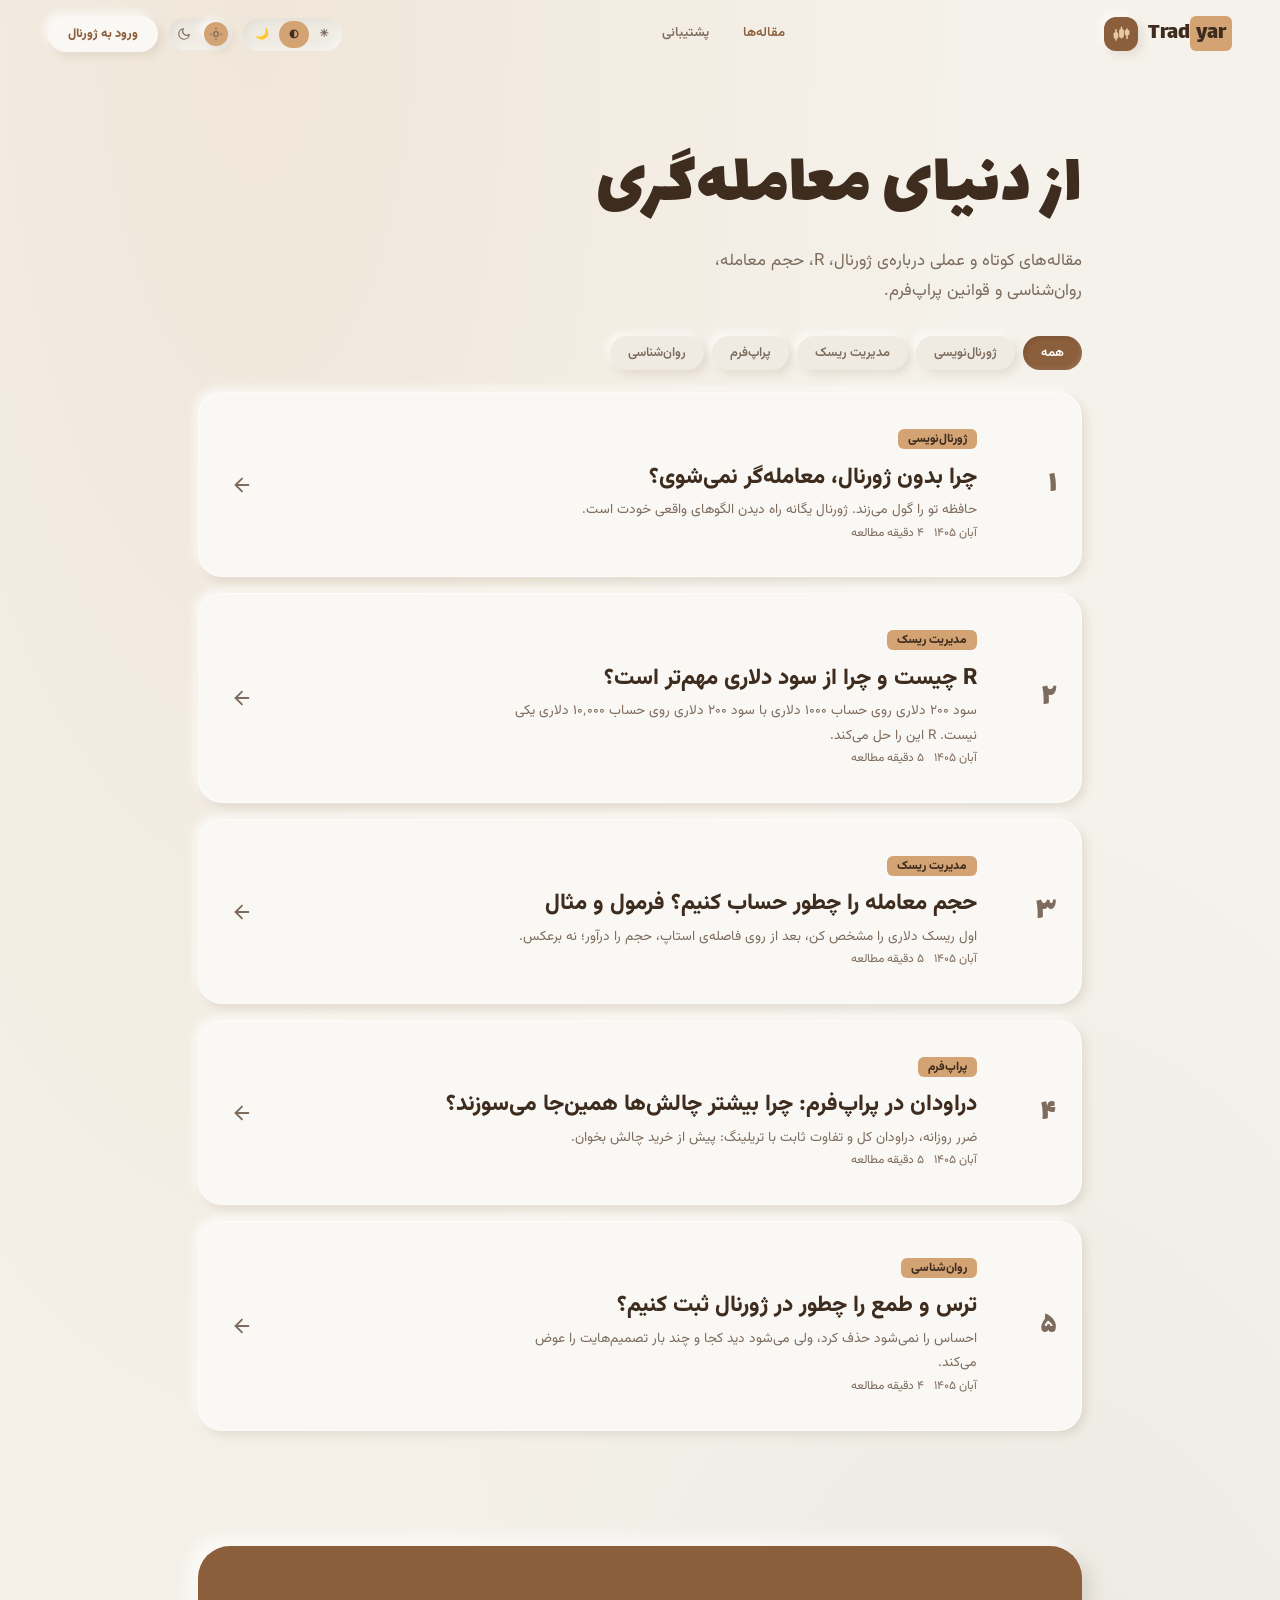
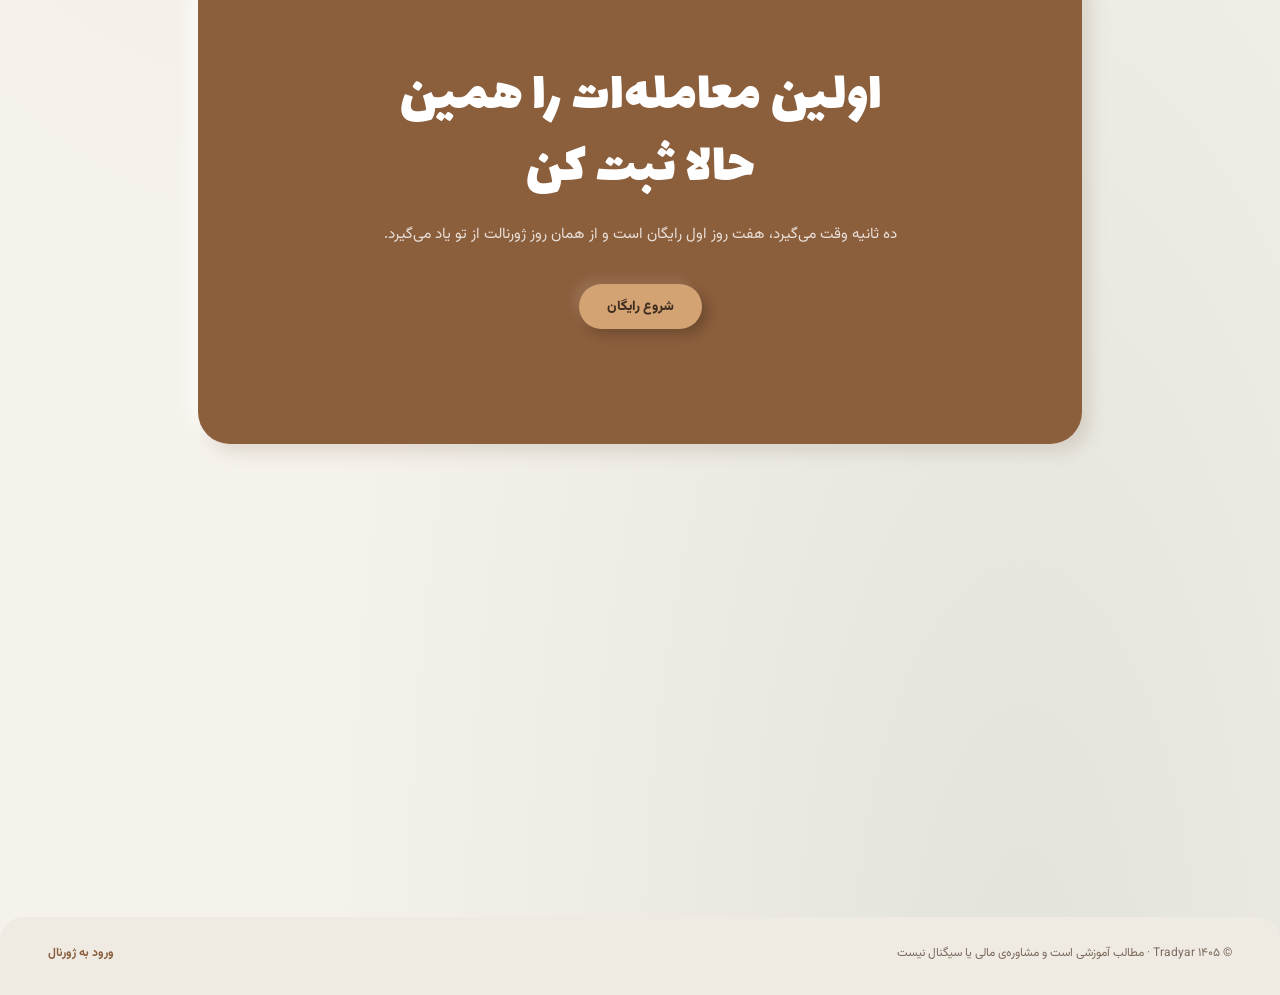
<file: blog (2).html>
<!DOCTYPE html>
<html lang="fa" dir="rtl">
<head>
<meta charset="UTF-8">
<meta name="viewport" content="width=device-width, initial-scale=1, viewport-fit=cover">
<meta name="theme-color" content="#F5F2EB">
<meta name="description" content="وبلاگ Tradyar: آموزش کوتاه و کاربردی درباره‌ی ژورنال معاملاتی، R، حجم معامله، روان‌شناسی و قوانین پراپ‌فرم.">
<meta property="og:title" content="وبلاگ Tradyar">
<meta property="og:description" content="آموزش ژورنال‌نویسی و مدیریت ریسک برای معامله‌گران فارسی‌زبان.">
<meta property="og:locale" content="fa_IR">
<title>وبلاگ Tradyar | آموزش ژورنال‌نویسی و مدیریت ریسک</title>
<link rel="icon" href="data:image/svg+xml,%3Csvg xmlns='http://www.w3.org/2000/svg' viewBox='0 0 24 24'%3E%3Crect width='24' height='24' rx='6' fill='%238B5E3C'/%3E%3Cpath d='M6 16V9M12 18V6M18 15v-3' stroke='%23E8C9A6' stroke-width='2' stroke-linecap='round'/%3E%3C/svg%3E">
<link rel="preconnect" href="https://fonts.googleapis.com">
<link rel="preconnect" href="https://fonts.gstatic.com" crossorigin>
<link href="https://fonts.googleapis.com/css2?family=Lalezar&family=Vazirmatn:wght@300;400;600;800&display=swap" rel="stylesheet">
<script>
(function(){try{var t=localStorage.getItem('tradyar:blog-theme')||'system';var r=t==='system'?(matchMedia('(prefers-color-scheme: dark)').matches?'dark':'light'):t;document.documentElement.setAttribute('data-theme',r)}catch(e){document.documentElement.setAttribute('data-theme','light')}})();
</script>
<style>


:root,
[data-theme="light"]{
  --bg:#F5F2EB; --surface:#FAF8F4; --surface-2:#EFEBE3;
  --ink:#3E2C1F; --muted:#7D6B5D;
  --wood:#8B5E3C; --wood-light:#B88A6A;
  --sage:#4A5D4E; --sage-light:#7A907E;
  --gold:#D4A373; --gold-light:#E8C9A6;
  --danger:#C26B5A; --success:#5A8F7B;
  --nav-bg: rgba(245,242,235,.85);
  --border-soft: rgba(255,255,255,.6);
  --shadow-clay: 8px 8px 16px rgba(160,140,120,.25), -8px -8px 16px rgba(255,255,255,.8);
  --shadow-clay-sm: 4px 4px 8px rgba(160,140,120,.2), -4px -4px 8px rgba(255,255,255,.7);
  --shadow-clay-inset: inset 3px 3px 8px rgba(160,140,120,.15), inset -3px -3px 8px rgba(255,255,255,.6);
  color-scheme: light;
}


[data-theme="dark"]{
  --bg:#1E1A16; --surface:#26211C; --surface-2:#2E2822;
  --ink:#F2EAD9; --muted:#B5A692;
  --wood:#B88A6A; --wood-light:#D4A373;
  --sage:#7A907E; --sage-light:#A6B8AA;
  --gold:#E8C9A6; --gold-light:#F0D9B8;
  --danger:#E08C7B; --success:#7BBFA4;
  --nav-bg: rgba(30,26,22,.85);
  --border-soft: rgba(255,255,255,.06);
  --shadow-clay: 8px 8px 16px rgba(0,0,0,.45), -8px -8px 16px rgba(255,255,255,.04);
  --shadow-clay-sm: 4px 4px 8px rgba(0,0,0,.4), -4px -4px 8px rgba(255,255,255,.05);
  --shadow-clay-inset: inset 3px 3px 8px rgba(0,0,0,.4), inset -3px -3px 8px rgba(255,255,255,.05);
  color-scheme: dark;
}


:root{
  --radius-sm:16px; --radius-md:24px; --radius-lg:32px;
  --g:clamp(16px,4vw,48px); --sec:clamp(70px,9vw,120px);
  --out:cubic-bezier(.16,1,.3,1);
}

html{
  scroll-behavior:smooth;
  scroll-padding-top:88px;
  -webkit-text-size-adjust:100%;
  box-sizing:border-box;
  background:var(--bg);
  transition:background-color .35s var(--out);
}
*,*::before,*::after{box-sizing:inherit;margin:0;padding:0}
section[id],header[id]{scroll-margin-top:88px}

body{
  font-family:'Vazirmatn',system-ui,sans-serif;
  line-height:1.8;font-size:.95rem;color:var(--ink);
  background-color:var(--bg);
  background-image:
    radial-gradient(ellipse at 20% 0%, rgba(212,163,115,.15) 0%, transparent 50%),
    radial-gradient(ellipse at 80% 100%, rgba(74,93,78,.10) 0%, transparent 50%);
  overflow-x:hidden;
  padding-top:env(safe-area-inset-top,0px);
  padding-bottom:env(safe-area-inset-bottom,0px);
  transition:color .35s var(--out), background-color .35s var(--out);
}
[data-theme="dark"] body{
  background-image:
    radial-gradient(ellipse at 20% 0%, rgba(212,163,115,.10) 0%, transparent 50%),
    radial-gradient(ellipse at 80% 100%, rgba(122,144,126,.10) 0%, transparent 50%);
}

a{color:inherit;text-decoration:none}
ul{list-style:none}
:focus-visible{outline:3px solid var(--gold);outline-offset:3px;border-radius:8px}
::selection{background:rgba(212,163,115,.5)}

.d{font-family:'Lalezar','Vazirmatn',sans-serif;font-weight:400;line-height:1.25}
.n{font-variant-numeric:tabular-nums;direction:ltr;unicode-bidi:isolate;display:inline-block}
h1.d{font-size:clamp(2.7rem,8.6vw,6.8rem);max-width:11ch}
h2.d{font-size:clamp(1.9rem,5vw,3.6rem);max-width:17ch}
.lede{font-size:1.05rem;color:var(--muted);max-width:44ch;margin:24px 0 48px}

.skip{
  position:absolute;top:-40px;right:12px;background:var(--wood);color:#fff;
  padding:8px 16px;border-radius:0 0 12px 12px;z-index:200;font-weight:700;
}
.skip:focus{top:env(safe-area-inset-top,0px)}


.btn{
  display:inline-block;padding:12px 28px;border-radius:50px;
  background:var(--gold);color:var(--ink);
  font:800 .85rem 'Vazirmatn',sans-serif;
  border:none;cursor:pointer;
  box-shadow:var(--shadow-clay-sm);
  transition:transform .3s var(--out), box-shadow .3s, background .35s, color .35s;
}
.btn:hover{transform:translateY(-3px);box-shadow:10px 10px 20px rgba(160,140,120,.3), -10px -10px 20px rgba(255,255,255,.9)}
.btn.s{padding:8px 20px;font-size:.78rem;background:var(--surface);color:var(--wood);box-shadow:var(--shadow-clay-sm)}
.btn.s:hover{transform:translateY(-2px);box-shadow:6px 6px 12px rgba(160,140,120,.25), -6px -6px 12px rgba(255,255,255,.8)}


.bar{position:fixed;top:0;right:0;height:3px;width:0;background:linear-gradient(90deg,var(--gold),var(--wood));z-index:100;border-radius:3px;transition:width .1s linear}


.nav{
  position:fixed;top:0;inset-inline:0;z-index:90;
  display:flex;justify-content:space-between;align-items:center;gap:20px;
  padding:calc(env(safe-area-inset-top,0px) + 16px) var(--g) 16px;
  border-bottom:1px solid transparent;
  transition:padding .35s var(--out),background .35s,border-color .35s;
}
.nav.sc{
  padding-top:calc(env(safe-area-inset-top,0px) + 8px);
  padding-bottom:8px;
  background:var(--nav-bg);
  backdrop-filter:blur(14px);
  -webkit-backdrop-filter:blur(14px);
  border-color:rgba(160,140,120,.15);
}
.brand{display:flex;align-items:center;gap:10px;font-size:1.4rem;direction:ltr}
.brand i{font-style:normal;background:var(--gold);padding:0 6px;border-radius:6px;color:var(--ink)}
.mark{width:34px;height:34px;border-radius:12px;background:var(--wood);color:var(--gold-light);display:grid;place-items:center;box-shadow:var(--shadow-clay-sm)}
.mark svg{width:19px;height:19px}
.links{display:flex;gap:34px;font-size:.82rem;font-weight:600;color:var(--muted)}
.links a{transition:color .2s}
.links a:hover{color:var(--wood)}


.nav-actions{display:flex;align-items:center;gap:10px}
.theme-toggle{
  position:relative;
  width:64px;height:32px;border-radius:50px;border:none;cursor:pointer;
  background:var(--surface-2);
  box-shadow:var(--shadow-clay-inset);
  transition:background .35s;
  display:inline-flex;align-items:center;padding:0 4px;
}
.theme-toggle::before{
  content:"";
  position:absolute;top:4px;right:4px;
  width:24px;height:24px;border-radius:50%;
  background:var(--gold);
  box-shadow:var(--shadow-clay-sm);
  transition:transform .4s var(--out), background .35s;
  z-index:1;
}
[data-theme="dark"] .theme-toggle::before{
  transform:translateX(-32px);
  background:var(--wood);
}
.theme-toggle svg{position:relative;z-index:2;width:14px;height:14px;color:var(--muted);transition:color .3s}
.theme-toggle .sun{margin-right:5px;margin-left:auto}
.theme-toggle .moon{margin-left:5px;margin-right:auto}


.theme-mode{
  display:inline-flex;background:var(--surface-2);border-radius:50px;padding:3px;
  box-shadow:var(--shadow-clay-inset);gap:0;
}
.theme-mode button{
  border:none;background:transparent;cursor:pointer;
  padding:5px 10px;border-radius:50px;
  font:700 .7rem 'Vazirmatn',sans-serif;color:var(--muted);
  transition:background .3s,color .3s;
}
.theme-mode button[aria-pressed="true"]{
  background:var(--gold);color:var(--ink);
}


.jl{margin-top:20px}
.ji{display:grid;grid-template-columns:54px 1fr 30px;gap:26px;align-items:center;padding:32px 24px;background:var(--surface);border-radius:var(--radius-md);margin-bottom:16px;box-shadow:var(--shadow-clay-sm);border:1px solid var(--border-soft);transition:transform .3s var(--out), box-shadow .3s, background .35s}
.ji:hover{transform:translateY(-4px);box-shadow:10px 10px 20px rgba(160,140,120,.25), -10px -10px 20px rgba(255,255,255,.8)}
.jnum{font:400 2rem 'Lalezar',sans-serif;color:var(--muted)}
.ji small{font-weight:800;font-size:.75rem;background:var(--gold);color:var(--ink);padding:1px 10px;border-radius:6px}
.ji h3{font-size:1.4rem;font-weight:800;line-height:1.5;margin:8px 0 4px;color:var(--ink)}
.ji p{color:var(--muted);font-size:.85rem;max-width:60ch}
.ar2{color:var(--muted);transition:transform .35s var(--out),color .3s}
.ji:hover .ar2{color:var(--wood);transform:translateX(-6px)}

.cta{text-align:center;padding:var(--sec) var(--g);margin:var(--sec) var(--g) 0;background:var(--wood);border-radius:var(--radius-lg);box-shadow:var(--shadow-clay);color:#fff;transition:background .35s}
.cta h2{margin:0 auto 16px;color:#fff}
.cta p{color:rgba(255,255,255,.8);margin-bottom:36px}
.cta .btn{background:var(--gold);color:var(--ink);box-shadow:6px 6px 12px rgba(0,0,0,.2), -6px -6px 12px rgba(255,255,255,.1)}

.ft{display:flex;justify-content:space-between;gap:16px;flex-wrap:wrap;padding:26px var(--g) calc(30px + env(safe-area-inset-bottom,0px));background:var(--surface-2);color:var(--muted);font-size:.75rem;margin-top:var(--sec);border-radius:var(--radius-md) var(--radius-md) 0 0;transition:background .35s}
.st{display:inline-flex;align-items:center;gap:8px}
.st i{width:7px;height:7px;border-radius:50%;background:var(--success);box-shadow:0 0 8px var(--success);animation:pl 2s infinite}
@keyframes pl{50%{opacity:.4}}

.rv{opacity:0;transform:translateY(36px);transition:opacity .9s var(--out),transform .9s var(--out)}
.rv.vis{opacity:1;transform:none}



.nav{--g:clamp(18px,4vw,48px)}
.brand{font-size:1.4rem}
.links a.on{color:var(--wood)}
main{max-width:980px;margin:0 auto;padding:clamp(104px,13vw,140px) var(--g) 0;min-height:70vh}
.hero h1{font-size:clamp(2.3rem,7vw,4.6rem);max-width:14ch;margin-bottom:6px}
.hero .lede{margin:14px 0 30px}
.ch{margin-bottom:22px}
.ji{cursor:pointer}
.ji .mt{display:flex;gap:10px;align-items:center;font-size:.75rem;color:var(--muted)}
.back{display:inline-flex;gap:6px;align-items:center;color:var(--muted);font-weight:600;font-size:.85rem;margin-bottom:22px}
.back:hover{color:var(--wood)}
.art h1{font-size:clamp(1.9rem,5.4vw,3.4rem);max-width:18ch;margin:10px 0 14px}
.art .meta{display:flex;gap:14px;flex-wrap:wrap;align-items:center;color:var(--muted);font-size:.8rem;margin-bottom:30px}
.art .meta small{font-weight:800;background:var(--gold);color:var(--ink);padding:1px 10px;border-radius:6px}
.art .meta button{border:none;background:var(--surface-2);color:var(--muted);font:600 .75rem 'Vazirmatn',sans-serif;padding:4px 14px;border-radius:50px;cursor:pointer;box-shadow:var(--shadow-clay-sm)}
.body{max-width:42em;font-size:1rem;line-height:2.05}
.body p{margin:0 0 16px}
.body h3{font-size:1.35rem;font-weight:800;margin:34px 0 8px;line-height:1.6}
.body ul{list-style:disc;margin:0 0 18px;padding:0 22px 0 0}
.body li{margin-bottom:6px}
.eg{background:var(--surface);border-radius:var(--radius-md);padding:16px 20px;margin:20px 0;box-shadow:var(--shadow-clay-sm);border-right:4px solid var(--gold);font-size:.95rem}
.eg b{color:var(--wood)}
.body table{width:100%;border-collapse:collapse;margin:18px 0;font-size:.95rem}
.body th,.body td{padding:9px 10px;border-bottom:1px solid rgba(160,140,120,.25);text-align:right}
.body th{color:var(--muted);font-weight:600}
.num{font-variant-numeric:tabular-nums;direction:ltr;unicode-bidi:isolate;display:inline-block}
.next{display:block;margin-top:34px;color:var(--muted);font-size:.8rem}
.next b{display:block;color:var(--ink);font-size:1.1rem;margin-top:2px}
.cta{margin-inline:0}
.sup{margin-top:var(--sec)}
.sup h2{font-size:clamp(1.7rem,4.6vw,2.8rem);margin-bottom:8px}
.sup p{color:var(--muted);max-width:46ch;margin-bottom:24px}
.scs{display:grid;grid-template-columns:repeat(2,1fr);gap:16px}
.sbtn{display:flex;align-items:center;gap:16px;padding:20px;background:var(--surface);border-radius:var(--radius-md);box-shadow:var(--shadow-clay-sm);border:1px solid var(--border-soft);transition:transform .3s var(--out),box-shadow .3s}
.sbtn:hover{transform:translateY(-4px);box-shadow:10px 10px 20px rgba(160,140,120,.25),-10px -10px 20px rgba(255,255,255,.8)}
.sbtn svg{width:42px;height:42px;padding:9px;border-radius:14px;color:#fff;flex:none}
.sbtn.wa svg{background:#3a9d6b}
.sbtn.ig svg{background:linear-gradient(135deg,#8a5cc2,#d4627a,#e8a34f)}
.sbtn b{display:block;font-size:1.05rem}
.sbtn small{color:var(--muted);font-size:.8rem}
.ft a{color:var(--wood);font-weight:700}
@media(max-width:620px){.scs{grid-template-columns:1fr}.nav .btn.s{display:none}}

.skip{top:-90px}
.ch{display:flex;gap:8px;flex-wrap:wrap}
.ch button{padding:7px 18px;border-radius:50px;border:none;background:var(--surface-2);color:var(--muted);font:600 .8rem 'Vazirmatn',sans-serif;cursor:pointer;box-shadow:var(--shadow-clay-sm);transition:all .2s}
.ch button:hover{background:var(--surface);color:var(--wood)}
.ch button[aria-pressed="true"]{background:var(--wood);color:#fff;box-shadow:inset 2px 2px 4px rgba(0,0,0,.1),inset -2px -2px 4px rgba(255,255,255,.1)}
@media(max-width:860px){.ji{grid-template-columns:34px 1fr 22px;gap:14px;padding:24px 16px}.ji h3{font-size:1.15rem}.cta{border-radius:var(--radius-md)}}
@media(max-width:620px){.theme-mode{display:none}.nav{gap:10px}.links{gap:16px}.brand{font-size:1.25rem}.mark{width:30px;height:30px}}

</style>
</head>
<body>
<a href="#/" class="skip">پرش به محتوا</a>
<div class="bar" id="bar" aria-hidden="true"></div>
<nav class="nav" id="nav" aria-label="ناوبری اصلی">
  <a href="#/" class="brand" aria-label="وبلاگ Tradyar"><span class="mark" aria-hidden="true">
      <svg viewBox="0 0 24 24" fill="none" stroke="currentColor" stroke-width="2" stroke-linecap="round">
        <line x1="5" y1="6" x2="5" y2="19"/><rect x="3" y="10" width="4" height="6" rx="1" fill="currentColor"/>
        <line x1="12" y1="3" x2="12" y2="16"/><rect x="10" y="6" width="4" height="9" rx="1" fill="currentColor"/>
        <line x1="19" y1="5" x2="19" y2="17"/><rect x="17" y="7" width="4" height="5" rx="1" fill="currentColor"/>
      </svg>
    </span><span class="d">Trad<i>yar</i></span></a>
  <ul class="links"><li><a href="#/" data-r="home">مقاله‌ها</a></li><li><a href="#/support" data-r="support">پشتیبانی</a></li></ul>
  <div class="nav-actions">
    <div class="theme-mode" role="group" aria-label="حالت تم">
      <button type="button" data-theme-set="light" aria-pressed="false" title="روشن">☀</button>
      <button type="button" data-theme-set="system" aria-pressed="true" title="سیستم">◐</button>
      <button type="button" data-theme-set="dark" aria-pressed="false" title="تاریک">🌙</button>
    </div>
    <button type="button" class="theme-toggle" id="themeToggle" aria-label="تغییر تم"><svg class="sun" viewBox="0 0 24 24" fill="none" stroke="currentColor" stroke-width="2" stroke-linecap="round" aria-hidden="true"><circle cx="12" cy="12" r="4"/><line x1="12" y1="2" x2="12" y2="4"/><line x1="12" y1="20" x2="12" y2="22"/><line x1="2" y1="12" x2="4" y2="12"/><line x1="20" y1="12" x2="22" y2="12"/></svg><svg class="moon" viewBox="0 0 24 24" fill="none" stroke="currentColor" stroke-width="2" stroke-linecap="round" stroke-linejoin="round" aria-hidden="true"><path d="M21 12.79A9 9 0 1 1 11.21 3 7 7 0 0 0 21 12.79z"/></svg></button>
    <a href="./" class="btn s">ورود به ژورنال</a>
  </div>
</nav>
<main id="app"></main>
<footer class="ft"><span>© ۱۴۰۵ Tradyar · مطالب آموزشی است و مشاوره‌ی مالی یا سیگنال نیست</span><span><a href="./">ورود به ژورنال</a></span></footer>
<script>
(()=>{'use strict';
const POSTS=[
{slug:'why-journal',cat:'ژورنال‌نویسی',date:'آبان ۱۴۰۵',min:4,title:'چرا بدون ژورنال، معامله‌گر نمی‌شوی؟',sum:'حافظه تو را گول می‌زند. ژورنال یگانه راه دیدن الگوهای واقعی خودت است.',
body:`<p>بیشتر معامله‌گرها فکر می‌کنند می‌دانند چطور معامله می‌کنند. وقتی آمار واقعی را می‌بینند، چیز دیگری درمی‌آید. حافظه سودهای بزرگ را پررنگ و ضررهای تکراری را کم‌رنگ نگه می‌دارد.</p>
<h3>ژورنال چه چیزهایی را نشان می‌دهد؟</h3>
<ul><li>کدام نماد، سشن و استراتژی واقعاً برایت سود می‌سازد و کدام فقط حس خوبی می‌دهد.</li><li>بیشترین ضررها بعد از چه حالتی می‌آید: انتقام، عجله، خستگی یا FOMO.</li><li>آیا به پلن خودت پایبندی یا فقط فکر می‌کنی پایبندی.</li></ul>
<div class="eg"><b>مثال:</b> معامله‌گری فکر می‌کرد طلا نمادِ قوی‌اش است. بعد از ثبت ۶۰ معامله دید ۷۰٪ ضررهایش در سشن آسیا و روی طلا است. حذف همان سشن، نتیجه‌ی ماهش را عوض کرد.</div>
<h3>چه چیزی ثبت کنیم؟</h3>
<p>کمتر از آنچه فکر می‌کنی: نماد، جهت، ورود، استاپ، خروج، حجم، ریسک درصدی، استراتژی و یک جمله درباره‌ی حالت ذهنی‌ات. ژورنالی که ثبتش سخت باشد، بعد از دو هفته رها می‌شود.</p>
<h3>چه زمانی مرور کنیم؟</h3>
<p>یک بار در هفته، ده دقیقه. به جای تماشای تک‌تک معاملات، سه سؤال بپرس: بهترین الگوی این هفته چه بود؟ تکراری‌ترین اشتباه کدام بود؟ هفته‌ی بعد فقط یک چیز را چطور عوض کنم؟</p>`},

{slug:'r-multiple',cat:'مدیریت ریسک',date:'آبان ۱۴۰۵',min:5,title:'R چیست و چرا از سود دلاری مهم‌تر است؟',sum:'سود ۲۰۰ دلاری روی حساب ۱۰۰۰ دلاری با سود ۲۰۰ دلاری روی حساب ۱۰٬۰۰۰ دلاری یکی نیست. R این را حل می‌کند.',
body:`<p>R واحدی است که سود و زیان را به‌جای دلار، بر حسب ریسک همان معامله می‌سنجد. اگر در یک معامله ۱۰۰ دلار ریسک کرده‌ای، آن ۱۰۰ دلار می‌شود «۱R».</p>
<div class="eg"><b>مثال:</b> ریسک <span class="num">$100</span>. سود <span class="num">$250</span> یعنی <span class="num">+2.5R</span>. ضرر کامل یعنی <span class="num">-1R</span>.</div>
<h3>چرا R بهتر از دلار است؟</h3>
<p>چون معاملات با ریسک‌های مختلف را قابل مقایسه می‌کند. معامله‌ای که با ریسک کم <span class="num">+3R</span> شده، از معامله‌ای که با ریسک زیاد <span class="num">+0.5R</span> شده بهتر اجرا شده؛ حتی اگر سود دلاری دومی بیشتر باشد.</p>
<h3>امید ریاضی (Expectancy)</h3>
<p>میانگین R هر معامله در بلندمدت. فرمولش ساده است:</p>
<div class="eg num" style="direction:ltr;text-align:left">Expectancy = (Win% × Avg Win R) − (Loss% × Avg Loss R)</div>
<p>اگر ۴۰٪ معاملات برنده با میانگین <span class="num">2R</span> و ۶۰٪ بازنده با میانگین <span class="num">1R</span> باشد: <span class="num">0.4×2 − 0.6×1 = +0.2R</span> برای هر معامله. با وین‌ریت ۴۰٪ هم می‌شود سودده بود.</p>
<p>در Tradyar، R هر معامله بر اساس ریسک درصدی ثبت‌شده‌ی همان معامله حساب می‌شود، نه یک عدد ثابت.</p>`},

{slug:'position-size',cat:'مدیریت ریسک',date:'آبان ۱۴۰۵',min:5,title:'حجم معامله را چطور حساب کنیم؟ فرمول و مثال',sum:'اول ریسک دلاری را مشخص کن، بعد از روی فاصله‌ی استاپ، حجم را درآور؛ نه برعکس.',
body:`<p>اشتباه رایج این است که اول لات انتخاب می‌شود و بعد استاپ جایی گذاشته می‌شود که «جا بشود». روش درست برعکس است: ریسک را ثابت کن و حجم را با فاصله‌ی استاپ تنظیم کن.</p>
<h3>سه مرحله</h3>
<ul><li>ریسک دلاری = موجودی × درصد ریسک</li><li>فاصله‌ی استاپ را به پیپ (یا پوینت) بنویس.</li><li>حجم = ریسک دلاری ÷ (فاصله‌ی استاپ × ارزش هر پیپ برای یک لات)</li></ul>
<div class="eg"><b>مثال EURUSD:</b> موجودی <span class="num">$10,000</span>، ریسک ۱٪ یعنی <span class="num">$100</span>. استاپ <span class="num">50</span> پیپ و ارزش هر پیپ برای یک لات <span class="num">$10</span> است.<br>حجم = <span class="num">100 ÷ (50 × 10) = 0.20</span> لات.</div>
<h3>جفت‌ارزهایی که دلار ندارند</h3>
<p>در جفت‌هایی مثل GBPJPY یا CADNZD سود به ارز دوم می‌آید و برای تبدیل به دلار نرخ آن ارز لازم است. برای همین ارزش پیپ با قیمت لحظه‌ای عوض می‌شود. Tradyar برای این جفت‌ها از تو نرخ تبدیل را می‌خواهد تا عدد دقیق شود.</p>
<p>یادآوری: اندازه‌ی قرارداد و ارزش پیپ در طلا، شاخص‌ها و کریپتو بین بروکرها فرق دارد؛ قبل از اتکا به هر محاسبه‌گر، یک بار با پلتفرم خودت مقایسه‌اش کن.</p>`},

{slug:'prop-drawdown',cat:'پراپ‌فرم',date:'آبان ۱۴۰۵',min:5,title:'دراودان در پراپ‌فرم: چرا بیشتر چالش‌ها همین‌جا می‌سوزند؟',sum:'ضرر روزانه، دراودان کل و تفاوت ثابت با تریلینگ: پیش از خرید چالش بخوان.',
body:`<p>بیشتر کسانی که چالش پراپ را می‌بازند، به‌خاطر استراتژی بد نمی‌بازند؛ به‌خاطر نقض یک قانون دراودان می‌بازند. قوانین هر شرکت فرق دارد و ممکن است عوض شود، پس همیشه متن رسمی همان شرکت را بخوان. اما مفهوم‌ها مشترک‌اند.</p>
<h3>سه قانونی که باید دقیق بدانی</h3>
<ul><li><b>حداکثر ضرر روزانه:</b> سقف زیانی که در یک روز مجازی. بپرس: بر اساس موجودی ابتدای روز حساب می‌شود یا اکوییتی (شامل معاملات باز)؟</li><li><b>حداکثر دراودان کل:</b> افت مجاز از سرمایه‌ی اولیه.</li><li><b>ثابت یا تریلینگ:</b> در حالت تریلینگ، سقف دراودان با بالا رفتن اکوییتی بالا می‌آید و حاشیه‌ی امنت کم می‌شود.</li></ul>
<h3>چرا ضررها سنگین‌تر از چیزی‌اند که فکر می‌کنی</h3>
<table><tr><th>ضرر</th><th>سود لازم برای جبران</th></tr><tr><td class="num">10%</td><td class="num">11.1%</td></tr><tr><td class="num">20%</td><td class="num">25%</td></tr><tr><td class="num">50%</td><td class="num">100%</td></tr></table>
<p>پس عملی‌ترین دفاع، ریسک کوچک‌تر از سقف‌هاست؛ مثلاً اگر ضرر روزانه‌ی مجاز ۵٪ است، سقف شخصی‌ات را ۲ تا ۳٪ بگذار تا یک روز بد حسابت را نبرد.</p>
<p>در Tradyar برای هر حساب می‌توانی قوانین پراپ را بنویسی و وقتی به ۵۰٪، ۷۵٪ و ۹۰٪ سقف رسیدی هشدار بگیری.</p>`},
{slug:'emotions',cat:'روان‌شناسی',date:'آبان ۱۴۰۵',min:4,title:'ترس و طمع را چطور در ژورنال ثبت کنیم؟',sum:'احساس را نمی‌شود حذف کرد، ولی می‌شود دید کجا و چند بار تصمیم‌هایت را عوض می‌کند.',
body:`<p>بیشتر اشتباه‌های معاملاتی از تحلیل بد نمی‌آیند؛ از لحظه‌ای می‌آیند که حالت ذهنی‌ات از پلن جلو می‌زند. چیزی که ثبت نشود، دیده نمی‌شود و چیزی که دیده نشود، تکرار می‌شود.</p>
<h3>سه حالت که ارزش ثبت دارند</h3>
<ul><li><b>ترس:</b> زود بستن معامله‌ی سالم، یا جابه‌جا نکردن استاپ به‌خاطر نگرانی.</li><li><b>طمع:</b> بزرگ کردن حجم بعد از چند برد، یا نبستن در تارگت.</li><li><b>انتقام:</b> معامله‌ی فوری بعد از ضرر برای جبران.</li></ul>
<h3>چطور ثبت کنیم؟</h3>
<p>بعد از هر معامله فقط یک برچسب بزن: چه حالتی داشتم و آیا طبق پلن بودم؟ بعد از ۲۰ تا ۳۰ معامله، آمار را مقایسه کن: میانگین R وقتی آرام بوده‌ای در برابر وقتی عجله داشته‌ای.</p>
<div class="eg"><b>نتیجه‌ی رایج:</b> معامله‌هایی که با «انتقام» ثبت می‌شوند معمولاً بدترین R را دارند. وقتی عدد جلوی چشمت باشد، تصمیم «امروز دیگر نه» راحت‌تر می‌شود.</div>
<p>در Tradyar برای هر معامله می‌توانی احساس، کیفیت اجرا و رعایت پلن را ثبت کنی و بعداً بر اساس آن‌ها آمار ببینی.</p>`}
];
const $=(s,r=document)=>r.querySelector(s),$$=(s,r=document)=>[...r.querySelectorAll(s)];
const fa=n=>Number(n).toLocaleString('fa'),root=document.documentElement,app=$('#app');
const WA='989021879076',IG='masoud_moradi_bm';
const ICON_WA='<svg viewBox="0 0 24 24" fill="none" stroke="currentColor" stroke-width="2" stroke-linecap="round" stroke-linejoin="round" aria-hidden="true"><path d="M3 21l1.6-4.7A8.5 8.5 0 1 1 8 19.5z"/><path d="M9 9.5c0 3 2.5 5.5 5.5 5.5l1.2-1.5-2-1-1 .7a3.5 3.5 0 0 1-1.4-1.4l.7-1-1-2z"/></svg>',ICON_IG='<svg viewBox="0 0 24 24" fill="none" stroke="currentColor" stroke-width="2" stroke-linecap="round" stroke-linejoin="round" aria-hidden="true"><rect x="3" y="3" width="18" height="18" rx="5"/><circle cx="12" cy="12" r="4"/><circle cx="17.2" cy="6.8" r=".8" fill="currentColor"/></svg>';
const ARROW='<svg class="ar2" width="22" height="22" viewBox="0 0 24 24" fill="none" stroke="currentColor" stroke-width="2" stroke-linecap="round" stroke-linejoin="round" aria-hidden="true"><line x1="19" y1="12" x2="5" y2="12"/><polyline points="12 19 5 12 12 5"/></svg>';
/* تم */
const KEY='tradyar:blog-theme',mq=matchMedia('(prefers-color-scheme: dark)');let mode='system';try{mode=localStorage.getItem(KEY)||'system'}catch(e){}
function applyTheme(m){const t=m==='system'?(mq.matches?'dark':'light'):m;root.setAttribute('data-theme',t);$$('[data-theme-set]').forEach(b=>b.setAttribute('aria-pressed',b.dataset.themeSet===m));const mc=$('meta[name="theme-color"]');if(mc)mc.setAttribute('content',t==='dark'?'#1E1A16':'#F5F2EB')}
function setTheme(m){mode=m;try{localStorage.setItem(KEY,m)}catch(e){}applyTheme(m)}
applyTheme(mode);
$$('[data-theme-set]').forEach(b=>b.addEventListener('click',()=>setTheme(b.dataset.themeSet)));
$('#themeToggle').addEventListener('click',()=>setTheme(root.getAttribute('data-theme')==='dark'?'light':'dark'));
mq.addEventListener('change',()=>{if(mode==='system')applyTheme('system')});
/* بخش‌های مشترک */
const supportHTML=`<section class="sup rv" id="support"><h2 class="d">پشتیبانی</h2><p>سؤال، مشکل پرداخت یا پیشنهاد داری؟ مستقیم پیام بده؛ معمولاً همان روز جواب می‌دهیم.</p><div class="scs"><a class="sbtn wa" href="https://wa.me/${WA}" target="_blank" rel="noopener">${ICON_WA}<div><b>واتساپ</b><small class="n">+98 902 187 9076</small></div></a><a class="sbtn ig" href="https://instagram.com/${IG}" target="_blank" rel="noopener">${ICON_IG}<div><b>اینستاگرام</b><small class="n">@${IG}</small></div></a></div></section>`;
const ctaHTML=`<section class="cta rv"><h2 class="d">اولین معامله‌ات را همین حالا ثبت کن</h2><p>ده ثانیه وقت می‌گیرد، هفت روز اول رایگان است و از همان روز ژورنالت از تو یاد می‌گیرد.</p><a href="./" class="btn">شروع رایگان</a></section>`;
let cat='همه';
const CATS=['همه',...new Set(POSTS.map(p=>p.cat))];
function listHTML(){return POSTS.map((p,i)=>({p,i})).filter(x=>cat==='همه'||x.p.cat===cat).map(({p,i})=>`<a href="#/${p.slug}" class="ji rv"><span class="jnum">${fa(i+1)}</span><div><small>${p.cat}</small><h3>${p.title}</h3><p>${p.sum}</p><div class="mt"><span>${p.date}</span><span>${fa(p.min)} دقیقه مطالعه</span></div></div>${ARROW}</a>`).join('')}
function home(){
  document.title='وبلاگ Tradyar | آموزش ژورنال‌نویسی و مدیریت ریسک';
  app.innerHTML=`<header class="hero"><h1 class="d">از دنیای معامله‌گری</h1><p class="lede">مقاله‌های کوتاه و عملی درباره‌ی ژورنال، R، حجم معامله، روان‌شناسی و قوانین پراپ‌فرم.</p><div class="ch" role="group" aria-label="دسته‌بندی">${CATS.map(c=>`<button type="button" data-cat="${c}" aria-pressed="${c===cat}">${c}</button>`).join('')}</div></header><div class="jl" id="jl">${listHTML()}</div>${ctaHTML}${supportHTML}`;
  $$('[data-cat]').forEach(b=>b.addEventListener('click',()=>{cat=b.dataset.cat;$$('[data-cat]').forEach(x=>x.setAttribute('aria-pressed',x.dataset.cat===cat));$('#jl').innerHTML=listHTML();reveal()}));
}
function post(i){
  const p=POSTS[i],n=POSTS[(i+1)%POSTS.length];
  document.title=p.title+' | Tradyar';
  app.innerHTML=`<article class="art"><a class="back" href="#/">→ همه‌ی مقاله‌ها</a><div class="meta"><small>${p.cat}</small><span>${p.date}</span><span>${fa(p.min)} دقیقه مطالعه</span><button id="cp" type="button">کپی لینک</button></div><h1 class="d">${p.title}</h1><div class="body">${p.body}</div><a class="next" href="#/${n.slug}">مقاله‌ی بعدی<b>${n.title}</b></a></article>${ctaHTML}${supportHTML}`;
  $('#cp').onclick=e=>{const b=e.target,old=b.textContent;(navigator.clipboard?navigator.clipboard.writeText(location.href):Promise.reject()).then(()=>b.textContent='کپی شد',()=>b.textContent='لینک را از نوار آدرس بردار');setTimeout(()=>b.textContent=old,2200)};
}
let io;
function reveal(){if(!('IntersectionObserver' in window)){$$('.rv').forEach(e=>e.classList.add('vis'));return}io&&io.disconnect();io=new IntersectionObserver(es=>es.forEach(e=>{if(e.isIntersecting){e.target.classList.add('vis');io.unobserve(e.target)}}),{threshold:.12});$$('.rv:not(.vis)').forEach(e=>io.observe(e))}
function route(){
  const s=decodeURIComponent(location.hash.replace(/^#\/?/,'')),i=POSTS.findIndex(p=>p.slug===s);
  i>=0?post(i):home();
  $$('.links a').forEach(a=>a.classList.toggle('on',(s==='support'&&a.dataset.r==='support')||(s!=='support'&&a.dataset.r==='home')));
  reveal();
  if(s==='support'){const el=$('#support');el&&el.scrollIntoView({behavior:'smooth'})}else window.scrollTo(0,0);
}
addEventListener('hashchange',route);
const nav=$('#nav'),bar=$('#bar');
addEventListener('scroll',()=>{const h=root;nav.classList.toggle('sc',scrollY>20);bar.style.width=(h.scrollTop/Math.max(1,h.scrollHeight-h.clientHeight)*100)+'%'},{passive:true});
route();
})();
</script>
</body>
</html>
</file>
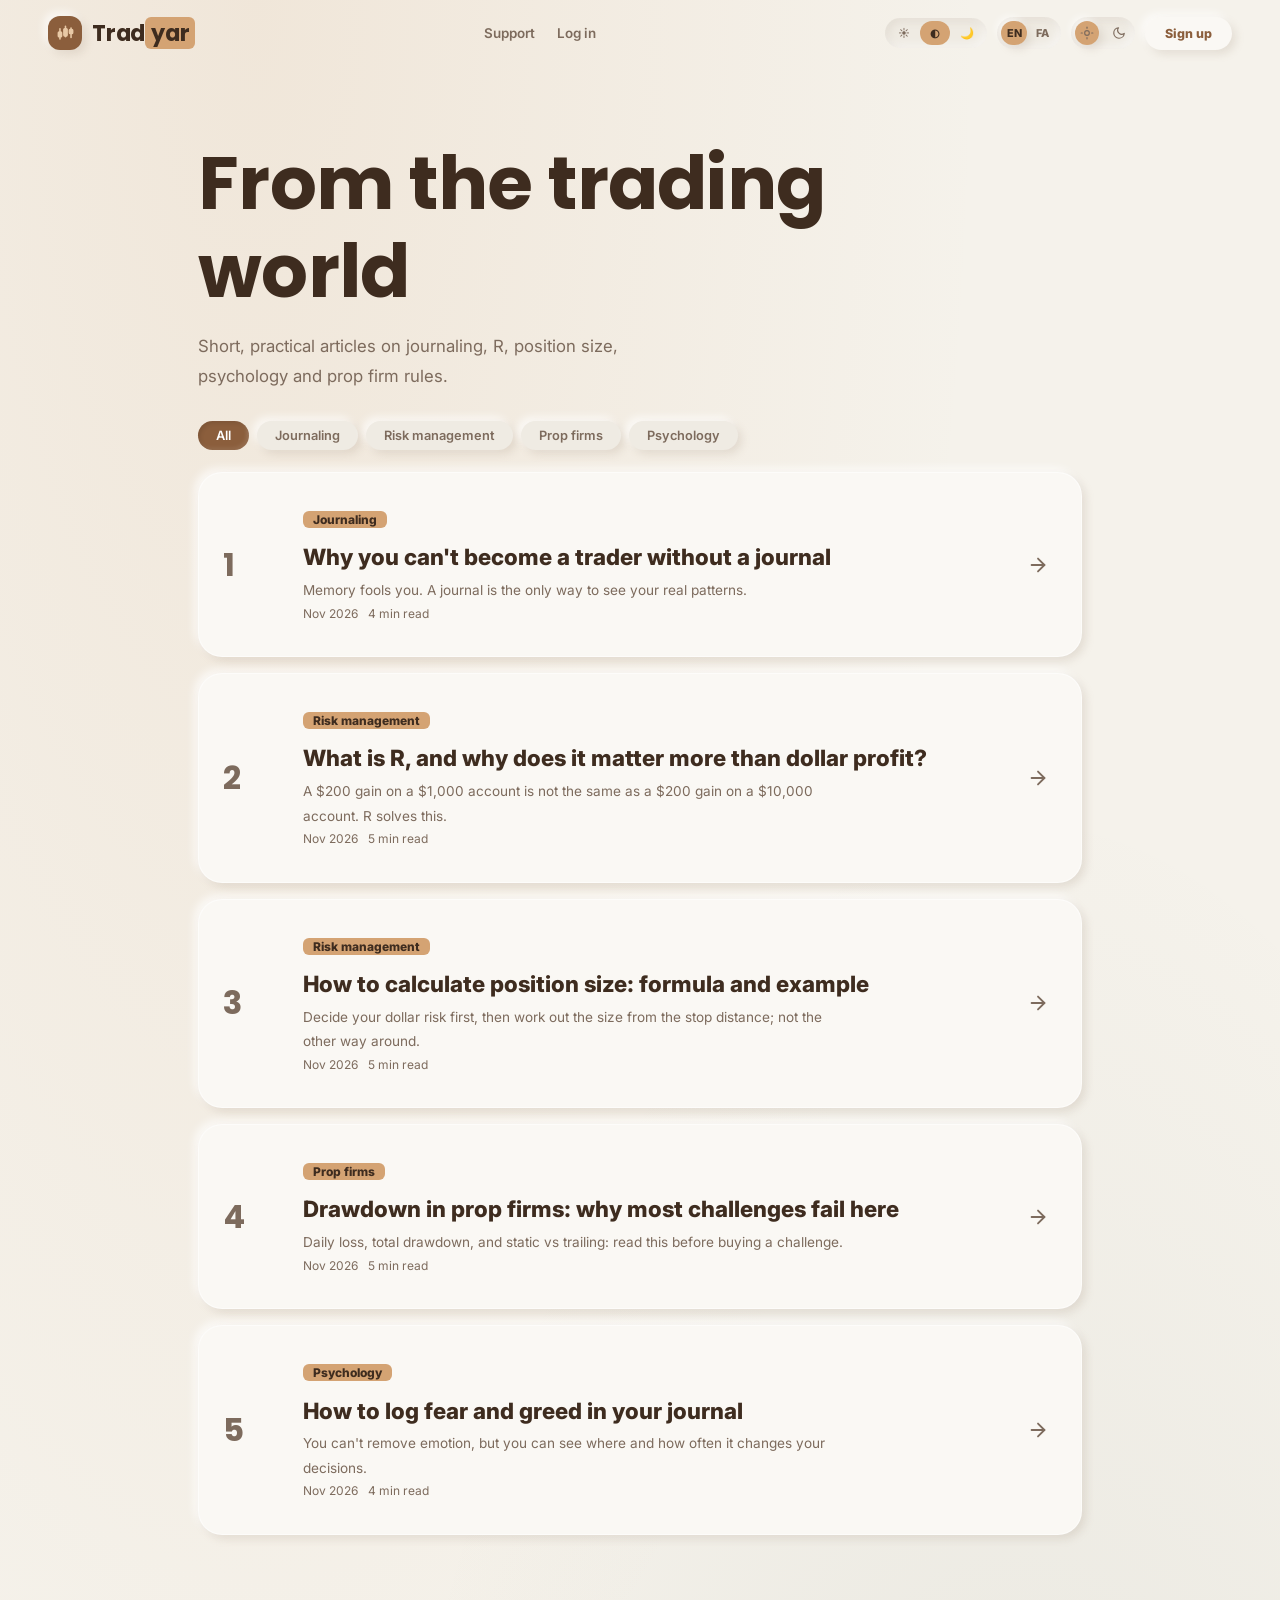
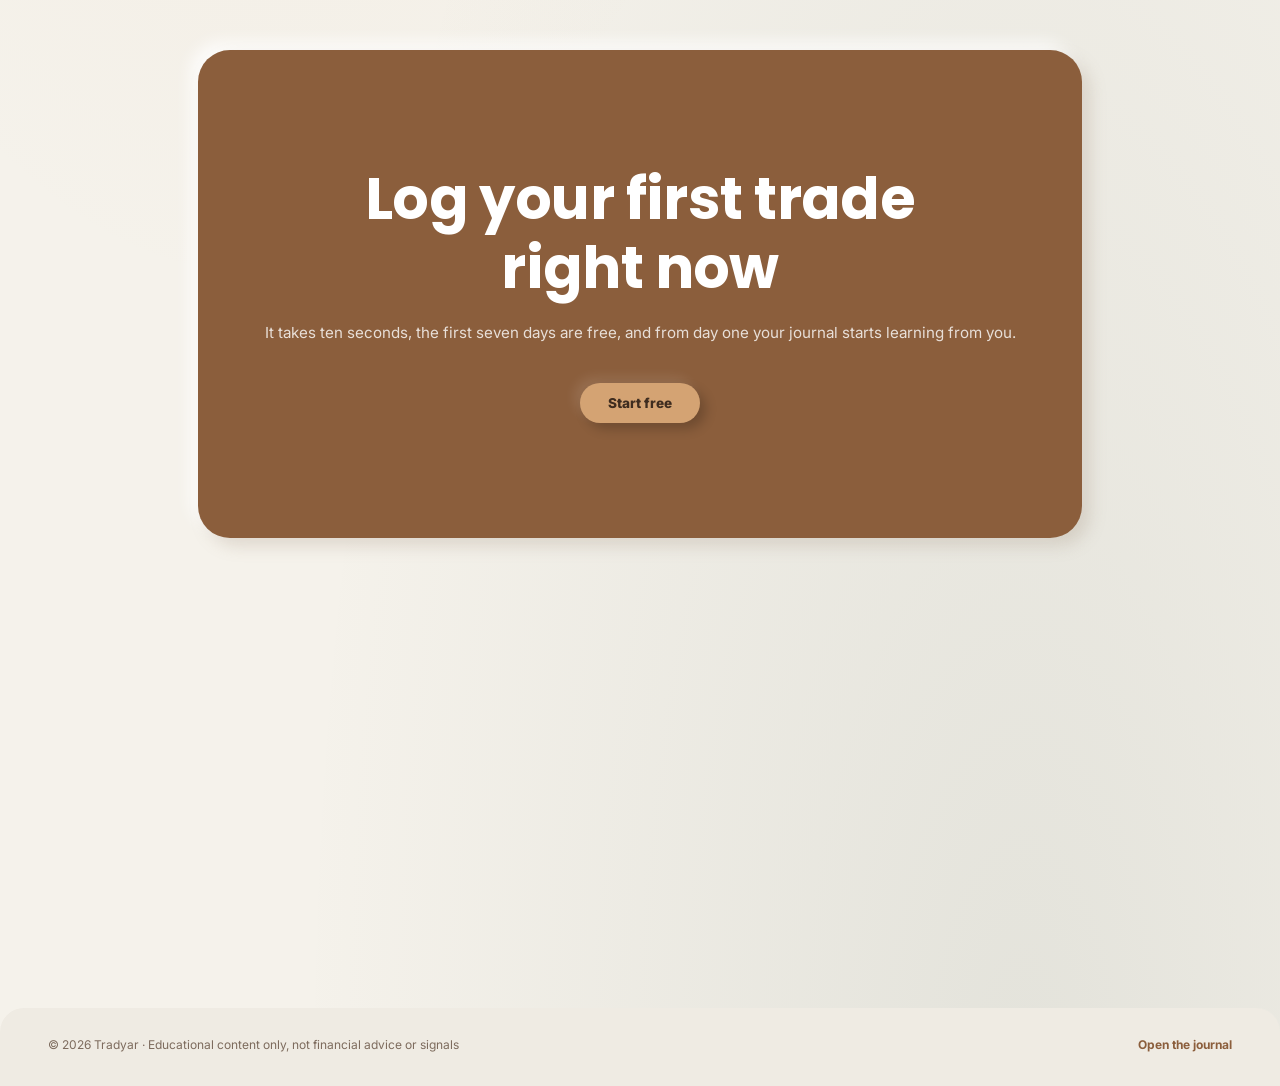
<file: blog.html>
<!DOCTYPE html>
<html lang="en" dir="ltr">
<head>
<meta charset="UTF-8">
<meta name="viewport" content="width=device-width, initial-scale=1, viewport-fit=cover">
<meta name="theme-color" content="#F5F2EB">
<meta name="description" content="Tradyar blog: short, practical lessons on trading journals, R, position size, psychology and prop firm rules.">
<meta property="og:title" content="Tradyar Blog">
<meta property="og:description" content="Journaling and risk management lessons for traders.">
<meta property="og:locale" content="en_US">
<title>Tradyar Blog | Trading journaling and risk management</title>
<link rel="icon" href="data:image/svg+xml,%3Csvg xmlns='http://www.w3.org/2000/svg' viewBox='0 0 24 24'%3E%3Crect width='24' height='24' rx='6' fill='%238B5E3C'/%3E%3Cpath d='M6 16V9M12 18V6M18 15v-3' stroke='%23E8C9A6' stroke-width='2' stroke-linecap='round'/%3E%3C/svg%3E">
<link rel="preconnect" href="https://fonts.googleapis.com">
<link rel="preconnect" href="https://fonts.gstatic.com" crossorigin>
<link href="https://fonts.googleapis.com/css2?family=Inter:wght@300;400;600;800&family=Poppins:wght@600;700&display=swap" rel="stylesheet">
<script>
(function(){try{var t=localStorage.getItem('tradyar:blog-theme')||'system';var r=t==='system'?(matchMedia('(prefers-color-scheme: dark)').matches?'dark':'light'):t;document.documentElement.setAttribute('data-theme',r)}catch(e){document.documentElement.setAttribute('data-theme','light')}})();
</script>
<style>


:root,
[data-theme="light"]{
  --bg:#F5F2EB; --surface:#FAF8F4; --surface-2:#EFEBE3;
  --ink:#3E2C1F; --muted:#7D6B5D;
  --wood:#8B5E3C; --wood-light:#B88A6A;
  --sage:#4A5D4E; --sage-light:#7A907E;
  --gold:#D4A373; --gold-light:#E8C9A6;
  --danger:#C26B5A; --success:#5A8F7B;
  --nav-bg: rgba(245,242,235,.85);
  --border-soft: rgba(255,255,255,.6);
  --shadow-clay: 8px 8px 16px rgba(160,140,120,.25), -8px -8px 16px rgba(255,255,255,.8);
  --shadow-clay-sm: 4px 4px 8px rgba(160,140,120,.2), -4px -4px 8px rgba(255,255,255,.7);
  --shadow-clay-inset: inset 3px 3px 8px rgba(160,140,120,.15), inset -3px -3px 8px rgba(255,255,255,.6);
  color-scheme: light;
}


[data-theme="dark"]{
  --bg:#1E1A16; --surface:#26211C; --surface-2:#2E2822;
  --ink:#F2EAD9; --muted:#B5A692;
  --wood:#B88A6A; --wood-light:#D4A373;
  --sage:#7A907E; --sage-light:#A6B8AA;
  --gold:#E8C9A6; --gold-light:#F0D9B8;
  --danger:#E08C7B; --success:#7BBFA4;
  --nav-bg: rgba(30,26,22,.85);
  --border-soft: rgba(255,255,255,.06);
  --shadow-clay: 8px 8px 16px rgba(0,0,0,.45), -8px -8px 16px rgba(255,255,255,.04);
  --shadow-clay-sm: 4px 4px 8px rgba(0,0,0,.4), -4px -4px 8px rgba(255,255,255,.05);
  --shadow-clay-inset: inset 3px 3px 8px rgba(0,0,0,.4), inset -3px -3px 8px rgba(255,255,255,.05);
  color-scheme: dark;
}


:root{
  --radius-sm:16px; --radius-md:24px; --radius-lg:32px;
  --g:clamp(16px,4vw,48px); --sec:clamp(70px,9vw,120px);
  --out:cubic-bezier(.16,1,.3,1);
}

html{
  scroll-behavior:smooth;
  scroll-padding-top:88px;
  -webkit-text-size-adjust:100%;
  box-sizing:border-box;
  background:var(--bg);
  transition:background-color .35s var(--out);
}
*,*::before,*::after{box-sizing:inherit;margin:0;padding:0}
section[id],header[id]{scroll-margin-top:88px}

body{
  font-family:'Inter',system-ui,sans-serif;
  line-height:1.8;font-size:.95rem;color:var(--ink);
  background-color:var(--bg);
  background-image:
    radial-gradient(ellipse at 20% 0%, rgba(212,163,115,.15) 0%, transparent 50%),
    radial-gradient(ellipse at 80% 100%, rgba(74,93,78,.10) 0%, transparent 50%);
  overflow-x:hidden;
  padding-top:env(safe-area-inset-top,0px);
  padding-bottom:env(safe-area-inset-bottom,0px);
  transition:color .35s var(--out), background-color .35s var(--out);
}
[data-theme="dark"] body{
  background-image:
    radial-gradient(ellipse at 20% 0%, rgba(212,163,115,.10) 0%, transparent 50%),
    radial-gradient(ellipse at 80% 100%, rgba(122,144,126,.10) 0%, transparent 50%);
}

a{color:inherit;text-decoration:none}
ul{list-style:none}
:focus-visible{outline:3px solid var(--gold);outline-offset:3px;border-radius:8px}
::selection{background:rgba(212,163,115,.5)}

.d{font-family:'Poppins','Inter',sans-serif;font-weight:700;line-height:1.2;letter-spacing:-.01em}
.n{font-variant-numeric:tabular-nums;direction:ltr;unicode-bidi:isolate;display:inline-block}
h1.d{font-size:clamp(2.4rem,7.4vw,6rem);max-width:12ch}
h2.d{font-size:clamp(1.9rem,5vw,3.6rem);max-width:17ch}
.lede{font-size:1.05rem;color:var(--muted);max-width:44ch;margin:24px 0 48px}

.skip{
  position:absolute;top:-40px;left:12px;background:var(--wood);color:#fff;
  padding:8px 16px;border-radius:0 0 12px 12px;z-index:200;font-weight:700;
}
.skip:focus{top:env(safe-area-inset-top,0px)}


.btn{
  display:inline-block;padding:12px 28px;border-radius:50px;
  background:var(--gold);color:var(--ink);
  font:800 .85rem 'Inter',sans-serif;
  border:none;cursor:pointer;
  box-shadow:var(--shadow-clay-sm);
  transition:transform .3s var(--out), box-shadow .3s, background .35s, color .35s;
}
.btn:hover{transform:translateY(-3px);box-shadow:10px 10px 20px rgba(160,140,120,.3), -10px -10px 20px rgba(255,255,255,.9)}
.btn.s{padding:8px 20px;font-size:.78rem;background:var(--surface);color:var(--wood);box-shadow:var(--shadow-clay-sm)}
.btn.s:hover{transform:translateY(-2px);box-shadow:6px 6px 12px rgba(160,140,120,.25), -6px -6px 12px rgba(255,255,255,.8)}


.bar{position:fixed;top:0;left:0;height:3px;width:0;background:linear-gradient(90deg,var(--gold),var(--wood));z-index:100;border-radius:3px;transition:width .1s linear}


.nav{
  position:fixed;top:0;inset-inline:0;z-index:90;
  display:flex;justify-content:space-between;align-items:center;gap:20px;
  padding:calc(env(safe-area-inset-top,0px) + 16px) var(--g) 16px;
  border-bottom:1px solid transparent;
  transition:padding .35s var(--out),background .35s,border-color .35s;
}
.nav.sc{
  padding-top:calc(env(safe-area-inset-top,0px) + 8px);
  padding-bottom:8px;
  background:var(--nav-bg);
  backdrop-filter:blur(14px);
  -webkit-backdrop-filter:blur(14px);
  border-color:rgba(160,140,120,.15);
}
.brand{display:flex;align-items:center;gap:10px;font-size:1.4rem;direction:ltr}
.brand i{font-style:normal;background:var(--gold);padding:0 6px;border-radius:6px;color:var(--ink)}
.mark{width:34px;height:34px;border-radius:12px;background:var(--wood);color:var(--gold-light);display:grid;place-items:center;box-shadow:var(--shadow-clay-sm)}
.mark svg{width:19px;height:19px}
.links{display:flex;gap:34px;font-size:.82rem;font-weight:600;color:var(--muted)}
.links a{transition:color .2s}
.links a:hover{color:var(--wood)}


.nav-actions{display:flex;align-items:center;gap:10px}
.theme-toggle{
  position:relative;
  width:64px;height:32px;border-radius:50px;border:none;cursor:pointer;
  background:var(--surface-2);
  box-shadow:var(--shadow-clay-inset);
  transition:background .35s;
  display:inline-flex;align-items:center;padding:0 4px;
}
.theme-toggle::before{
  content:"";
  position:absolute;top:4px;left:4px;
  width:24px;height:24px;border-radius:50%;
  background:var(--gold);
  box-shadow:var(--shadow-clay-sm);
  transition:transform .4s var(--out), background .35s;
  z-index:1;
}
[data-theme="dark"] .theme-toggle::before{
  transform:translateX(32px);
  background:var(--wood);
}
.theme-toggle svg{position:relative;z-index:2;width:14px;height:14px;color:var(--muted);transition:color .3s}
.theme-toggle .sun{margin-left:5px;margin-right:auto}
.theme-toggle .moon{margin-right:5px;margin-left:auto}


.theme-mode{
  display:inline-flex;background:var(--surface-2);border-radius:50px;padding:3px;
  box-shadow:var(--shadow-clay-inset);gap:0;
}
.theme-mode button{
  border:none;background:transparent;cursor:pointer;
  padding:5px 10px;border-radius:50px;
  font:700 .7rem 'Inter',sans-serif;color:var(--muted);
  transition:background .3s,color .3s;
}
.theme-mode button[aria-pressed="true"]{
  background:var(--gold);color:var(--ink);
}


.jl{margin-top:20px}
.ji{display:grid;grid-template-columns:54px 1fr 30px;gap:26px;align-items:center;padding:32px 24px;background:var(--surface);border-radius:var(--radius-md);margin-bottom:16px;box-shadow:var(--shadow-clay-sm);border:1px solid var(--border-soft);transition:transform .3s var(--out), box-shadow .3s, background .35s}
.ji:hover{transform:translateY(-4px);box-shadow:10px 10px 20px rgba(160,140,120,.25), -10px -10px 20px rgba(255,255,255,.8)}
.jnum{font:700 2rem 'Poppins',sans-serif;color:var(--muted)}
.ji small{font-weight:800;font-size:.75rem;background:var(--gold);color:var(--ink);padding:1px 10px;border-radius:6px}
.ji h3{font-size:1.4rem;font-weight:800;line-height:1.5;margin:8px 0 4px;color:var(--ink)}
.ji p{color:var(--muted);font-size:.85rem;max-width:60ch}
.ar2{color:var(--muted);transition:transform .35s var(--out),color .3s}
.ji:hover .ar2{color:var(--wood);transform:translateX(6px)}

.cta{text-align:center;padding:var(--sec) var(--g);margin:var(--sec) var(--g) 0;background:var(--wood);border-radius:var(--radius-lg);box-shadow:var(--shadow-clay);color:#fff;transition:background .35s}
.cta h2{margin:0 auto 16px;color:#fff}
.cta p{color:rgba(255,255,255,.8);margin-bottom:36px}
.cta .btn{background:var(--gold);color:var(--ink);box-shadow:6px 6px 12px rgba(0,0,0,.2), -6px -6px 12px rgba(255,255,255,.1)}

.ft{display:flex;justify-content:space-between;gap:16px;flex-wrap:wrap;padding:26px var(--g) calc(30px + env(safe-area-inset-bottom,0px));background:var(--surface-2);color:var(--muted);font-size:.75rem;margin-top:var(--sec);border-radius:var(--radius-md) var(--radius-md) 0 0;transition:background .35s}
.st{display:inline-flex;align-items:center;gap:8px}
.st i{width:7px;height:7px;border-radius:50%;background:var(--success);box-shadow:0 0 8px var(--success);animation:pl 2s infinite}
@keyframes pl{50%{opacity:.4}}

.rv{opacity:0;transform:translateY(36px);transition:opacity .9s var(--out),transform .9s var(--out)}
.rv.vis{opacity:1;transform:none}



.nav{--g:clamp(18px,4vw,48px)}
.brand{font-size:1.4rem}
.links a.on{color:var(--wood)}
main{max-width:980px;margin:0 auto;padding:clamp(104px,13vw,140px) var(--g) 0;min-height:70vh}
.hero h1{font-size:clamp(2.3rem,7vw,4.6rem);max-width:14ch;margin-bottom:6px}
.hero .lede{margin:14px 0 30px}
.ch{margin-bottom:22px}
.ji{cursor:pointer}
.ji .mt{display:flex;gap:10px;align-items:center;font-size:.75rem;color:var(--muted)}
.back{display:inline-flex;gap:6px;align-items:center;color:var(--muted);font-weight:600;font-size:.85rem;margin-bottom:22px}
.back:hover{color:var(--wood)}
.art h1{font-size:clamp(1.9rem,5.4vw,3.4rem);max-width:18ch;margin:10px 0 14px}
.art .meta{display:flex;gap:14px;flex-wrap:wrap;align-items:center;color:var(--muted);font-size:.8rem;margin-bottom:30px}
.art .meta small{font-weight:800;background:var(--gold);color:var(--ink);padding:1px 10px;border-radius:6px}
.art .meta button{border:none;background:var(--surface-2);color:var(--muted);font:600 .75rem 'Inter',sans-serif;padding:4px 14px;border-radius:50px;cursor:pointer;box-shadow:var(--shadow-clay-sm)}
.body{max-width:42em;font-size:1rem;line-height:2.05}
.body p{margin:0 0 16px}
.body h3{font-size:1.35rem;font-weight:800;margin:34px 0 8px;line-height:1.6}
.body ul{list-style:disc;margin:0 0 18px;padding:0 0 0 22px}
.body li{margin-bottom:6px}
.eg{background:var(--surface);border-radius:var(--radius-md);padding:16px 20px;margin:20px 0;box-shadow:var(--shadow-clay-sm);border-left:4px solid var(--gold);font-size:.95rem}
.eg b{color:var(--wood)}
.body table{width:100%;border-collapse:collapse;margin:18px 0;font-size:.95rem}
.body th,.body td{padding:9px 10px;border-bottom:1px solid rgba(160,140,120,.25);text-align:left}
.body th{color:var(--muted);font-weight:600}
.num{font-variant-numeric:tabular-nums;direction:ltr;unicode-bidi:isolate;display:inline-block}
.next{display:block;margin-top:34px;color:var(--muted);font-size:.8rem}
.next b{display:block;color:var(--ink);font-size:1.1rem;margin-top:2px}
.cta{margin-inline:0}
.sup{margin-top:var(--sec)}
.sup h2{font-size:clamp(1.7rem,4.6vw,2.8rem);margin-bottom:8px}
.sup p{color:var(--muted);max-width:46ch;margin-bottom:24px}
.scs{display:grid;grid-template-columns:repeat(2,1fr);gap:16px}
.sbtn{display:flex;align-items:center;gap:16px;padding:20px;background:var(--surface);border-radius:var(--radius-md);box-shadow:var(--shadow-clay-sm);border:1px solid var(--border-soft);transition:transform .3s var(--out),box-shadow .3s}
.sbtn:hover{transform:translateY(-4px);box-shadow:10px 10px 20px rgba(160,140,120,.25),-10px -10px 20px rgba(255,255,255,.8)}
.sbtn svg{width:42px;height:42px;padding:9px;border-radius:14px;color:#fff;flex:none}
.sbtn.wa svg{background:#3a9d6b}
.sbtn.ig svg{background:linear-gradient(135deg,#8a5cc2,#d4627a,#e8a34f)}
.sbtn b{display:block;font-size:1.05rem}
.sbtn small{color:var(--muted);font-size:.8rem}
.ft a{color:var(--wood);font-weight:700}
@media(max-width:620px){.scs{grid-template-columns:1fr}.nav .btn.s{display:none}}

.skip{top:-90px}
.ch{display:flex;gap:8px;flex-wrap:wrap}
.ch button{padding:7px 18px;border-radius:50px;border:none;background:var(--surface-2);color:var(--muted);font:600 .8rem 'Inter',sans-serif;cursor:pointer;box-shadow:var(--shadow-clay-sm);transition:all .2s}
.ch button:hover{background:var(--surface);color:var(--wood)}
.ch button[aria-pressed="true"]{background:var(--wood);color:#fff;box-shadow:inset 2px 2px 4px rgba(0,0,0,.1),inset -2px -2px 4px rgba(255,255,255,.1)}
@media(max-width:860px){.ji{grid-template-columns:34px 1fr 22px;gap:14px;padding:24px 16px}.ji h3{font-size:1.15rem}.cta{border-radius:var(--radius-md)}}
@media(max-width:620px){.theme-mode{display:none}.nav{gap:10px}.links{gap:16px}.brand{font-size:1.25rem}.mark{width:30px;height:30px}}


/* Language switch (same look as the theme switch) */
.lang-toggle{position:relative;width:64px;height:32px;border-radius:50px;border:none;cursor:pointer;background:var(--surface-2);box-shadow:var(--shadow-clay-inset);display:inline-flex;align-items:center;padding:0 4px;direction:ltr;font:800 .68rem 'Inter',sans-serif;letter-spacing:.02em;transition:background .35s}
.lang-toggle::before{content:"";position:absolute;top:4px;left:4px;width:26px;height:24px;border-radius:50px;background:var(--gold);box-shadow:var(--shadow-clay-sm);transition:transform .4s var(--out);z-index:1}
html[lang="fa"] .lang-toggle::before{transform:translateX(28px)}
.lang-toggle span{position:relative;z-index:2;flex:1;text-align:center;color:var(--muted);transition:color .3s}
html[lang="en"] .lang-toggle span:first-child,html[lang="fa"] .lang-toggle span:last-child{color:var(--ink)}
html[dir="rtl"] .ar2{transform:scaleX(-1)}
html[dir="rtl"] .ji:hover .ar2{transform:scaleX(-1) translateX(6px)}
/* ===== Persian (RTL) overrides ===== */
html[dir="rtl"] body { font-family: 'Vazirmatn',system-ui,sans-serif; }
html[dir="rtl"] .d { font-family: 'Lalezar','Vazirmatn',sans-serif; font-weight: 400; line-height: 1.25; letter-spacing: initial; }
html[dir="rtl"] h1.d { font-size: clamp(2.7rem,8.6vw,6.8rem); max-width: 11ch; }
html[dir="rtl"] .skip { right: 12px; left: auto; }
html[dir="rtl"] .btn { font: 800 .85rem 'Vazirmatn',sans-serif; }
html[dir="rtl"] .bar { right: 0; left: auto; }
html[dir="rtl"] .theme-toggle::before { right: 4px; left: auto; }
[data-theme="dark"][dir="rtl"] .theme-toggle::before { transform: translateX(-32px); }
html[dir="rtl"] .theme-toggle .sun { margin-right: 5px; margin-left: auto; }
html[dir="rtl"] .theme-toggle .moon { margin-left: 5px; margin-right: auto; }
html[dir="rtl"] .theme-mode button { font: 700 .7rem 'Vazirmatn',sans-serif; }
html[dir="rtl"] .jnum { font: 400 2rem 'Lalezar',sans-serif; }
html[dir="rtl"] .art .meta button { font: 600 .75rem 'Vazirmatn',sans-serif; }
html[dir="rtl"] .body ul { padding: 0 22px 0 0; }
html[dir="rtl"] .eg { border-right: 4px solid var(--gold); border-left: none; }
html[dir="rtl"] .body th, html[dir="rtl"] .body td { text-align: right; }
html[dir="rtl"] .ch button { font: 600 .8rem 'Vazirmatn',sans-serif; }

/* ===== Header: big wordmark, language + theme switches, kebab menu on phones ===== */
.nav .btn.s{display:inline-block;padding:9px 20px;font-size:.78rem}
.links{gap:22px;font-size:.84rem}
.kebab-wrap{position:relative;display:none}
.kebab{width:36px;height:36px;border-radius:50%;border:none;background:var(--surface-2);box-shadow:var(--shadow-clay-sm);color:var(--wood);display:grid;place-items:center;cursor:pointer}
.kebab svg{width:20px;height:20px}
.menu{display:none;position:absolute;top:calc(100% + 10px);inset-inline-end:0;min-width:176px;padding:6px;border-radius:18px;background:var(--surface-2);box-shadow:0 14px 34px rgba(0,0,0,.2),var(--shadow-clay-sm);z-index:130}
.menu.open{display:block}
.menu a{display:block;padding:11px 16px;border-radius:12px;font-weight:700;font-size:.9rem;color:inherit}
.menu a:hover,.menu a:focus-visible{background:var(--gold);color:var(--ink)}
html[dir="rtl"] .menu a{font-family:'Vazirmatn',sans-serif}
@media(max-width:620px){
  .nav{--g:16px;flex-wrap:nowrap;gap:8px;align-items:center}
  .mark{display:none}
  .brand{font-size:1.75rem}
  .links,.nav .btn.s{display:none}
  .kebab-wrap{display:block}
  .nav-actions{gap:8px}
  .theme-toggle,.lang-toggle{width:52px;height:30px}
  .theme-toggle::before{width:22px;height:22px;top:4px}
  [data-theme="dark"] .theme-toggle::before{transform:translateX(22px)}
  [data-theme="dark"][dir="rtl"] .theme-toggle::before{transform:translateX(-22px)}
  .theme-toggle svg{width:13px;height:13px}
  .lang-toggle{font-size:.64rem}
  .lang-toggle::before{width:24px;height:22px;top:4px}
  html[lang="fa"] .lang-toggle::before{transform:translateX(20px)}
}
</style>
</head>
<body>
<a href="#/" class="skip" data-t="skip">Skip to content</a>
<div class="bar" id="bar" aria-hidden="true"></div>
<nav class="nav" id="nav" aria-label="Main navigation" data-tl="nav">
  <a href="#/" class="brand" aria-label="Tradyar Blog" data-tl="brand"><span class="mark" aria-hidden="true">
      <svg viewBox="0 0 24 24" fill="none" stroke="currentColor" stroke-width="2" stroke-linecap="round">
        <line x1="5" y1="6" x2="5" y2="19"/><rect x="3" y="10" width="4" height="6" rx="1" fill="currentColor"/>
        <line x1="12" y1="3" x2="12" y2="16"/><rect x="10" y="6" width="4" height="9" rx="1" fill="currentColor"/>
        <line x1="19" y1="5" x2="19" y2="17"/><rect x="17" y="7" width="4" height="5" rx="1" fill="currentColor"/>
      </svg>
    </span><span class="d">Trad<i>yar</i></span></a>
  <ul class="links"><li><a href="#/support" data-r="support" data-t="support">Support</a></li><li><a href="./" data-t="login">Log in</a></li></ul>
  <div class="nav-actions">
    <div class="theme-mode" role="group" aria-label="Theme mode">
      <button type="button" data-theme-set="light" aria-pressed="false" title="Light">☀</button>
      <button type="button" data-theme-set="system" aria-pressed="true" title="System">◐</button>
      <button type="button" data-theme-set="dark" aria-pressed="false" title="Dark">🌙</button>
    </div>
    <button type="button" class="lang-toggle" id="langToggle" aria-label="Language" data-tl="langAria"><span>EN</span><span>FA</span></button>
    <button type="button" class="theme-toggle" id="themeToggle" aria-label="Toggle theme" data-tl="toggleTheme"><svg class="sun" viewBox="0 0 24 24" fill="none" stroke="currentColor" stroke-width="2" stroke-linecap="round" aria-hidden="true"><circle cx="12" cy="12" r="4"/><line x1="12" y1="2" x2="12" y2="4"/><line x1="12" y1="20" x2="12" y2="22"/><line x1="2" y1="12" x2="4" y2="12"/><line x1="20" y1="12" x2="22" y2="12"/></svg><svg class="moon" viewBox="0 0 24 24" fill="none" stroke="currentColor" stroke-width="2" stroke-linecap="round" stroke-linejoin="round" aria-hidden="true"><path d="M21 12.79A9 9 0 1 1 11.21 3 7 7 0 0 0 21 12.79z"/></svg></button>
    <a href="./" class="btn s" data-t="signup">Sign up</a>
    <div class="kebab-wrap">
      <button type="button" class="kebab" id="kebab" aria-label="Menu" aria-haspopup="true" aria-expanded="false" data-tl="menu"><svg viewBox="0 0 24 24" fill="currentColor" aria-hidden="true"><circle cx="12" cy="5" r="1.9"/><circle cx="12" cy="12" r="1.9"/><circle cx="12" cy="19" r="1.9"/></svg></button>
      <div class="menu" id="menu" role="menu">
        <a href="#/support" role="menuitem" data-t="support">Support</a>
        <a href="./" role="menuitem" data-t="signup">Sign up</a>
        <a href="./" role="menuitem" data-t="login">Log in</a>
      </div>
    </div>
  </div>
</nav>
<main id="app"></main>
<footer class="ft"><span data-t="foot">© 2026 Tradyar · Educational content only, not financial advice or signals</span><span><a href="./" data-t="open">Open the journal</a></span></footer>
<script>
(()=>{'use strict';
const POSTS_EN=[
{slug:'why-journal',cat:'Journaling',date:'Nov 2026',min:4,title:'Why you can\'t become a trader without a journal',sum:'Memory fools you. A journal is the only way to see your real patterns.',
body:`<p>Most traders think they know how they trade. Then they see the real numbers, and it turns out to be something else. Memory keeps big wins vivid and repeated losses faint.</p>
<h3>What does a journal show you?</h3>
<ul><li>Which symbol, session and strategy actually make you money, and which only feel good.</li><li>What state usually comes before your biggest losses: revenge, rushing, fatigue or FOMO.</li><li>Whether you follow your plan, or only think you do.</li></ul>
<div class="eg"><b>Example:</b> A trader believed gold was their strongest symbol. After logging 60 trades, they saw that 70% of their losses came from the Asian session on gold. Dropping that one session changed their month.</div>
<h3>What should you log?</h3>
<p>Less than you think: symbol, direction, entry, stop, exit, size, risk percent, strategy and one sentence about your state of mind. A journal that is hard to fill in gets abandoned after two weeks.</p>
<h3>When should you review?</h3>
<p>Once a week, for ten minutes. Instead of replaying every trade, ask three questions: What was my best pattern this week? What was my most repeated mistake? How do I change just one thing next week?</p>`},

{slug:'r-multiple',cat:'Risk management',date:'Nov 2026',min:5,title:'What is R, and why does it matter more than dollar profit?',sum:'A $200 gain on a $1,000 account is not the same as a $200 gain on a $10,000 account. R solves this.',
body:`<p>R is a unit that measures profit and loss in terms of the risk taken on that trade, instead of dollars. If you risked $100 on a trade, that $100 becomes "1R".</p>
<div class="eg"><b>Example:</b> Risk <span class="num">$100</span>. A profit of <span class="num">$250</span> is <span class="num">+2.5R</span>. A full loss is <span class="num">-1R</span>.</div>
<h3>Why is R better than dollars?</h3>
<p>Because it makes trades with different risk sizes comparable. A trade that made <span class="num">+3R</span> with small risk was executed better than one that made <span class="num">+0.5R</span> with large risk, even if the second one made more dollars.</p>
<h3>Expectancy</h3>
<p>The average R per trade over the long run. The formula is simple:</p>
<div class="eg num" style="direction:ltr;text-align:left">Expectancy = (Win% × Avg Win R) − (Loss% × Avg Loss R)</div>
<p>If 40% of trades win with an average of <span class="num">2R</span> and 60% lose with an average of <span class="num">1R</span>: <span class="num">0.4×2 − 0.6×1 = +0.2R</span> per trade. You can be profitable even with a 40% win rate.</p>
<p>In Tradyar, each trade's R is calculated from the risk percent logged on that trade, not from a fixed number.</p>`},

{slug:'position-size',cat:'Risk management',date:'Nov 2026',min:5,title:'How to calculate position size: formula and example',sum:'Decide your dollar risk first, then work out the size from the stop distance; not the other way around.',
body:`<p>A common mistake is to pick the lot size first and then place the stop wherever it "fits". The right way is the opposite: fix the risk, and adjust the size to the stop distance.</p>
<h3>Three steps</h3>
<ul><li>Dollar risk = balance × risk percent</li><li>Write the stop distance in pips (or points).</li><li>Size = dollar risk ÷ (stop distance × value of one pip per lot)</li></ul>
<div class="eg"><b>EURUSD example:</b> Balance <span class="num">$10,000</span>, 1% risk means <span class="num">$100</span>. The stop is <span class="num">50</span> pips and one pip is worth <span class="num">$10</span> per lot.<br>Size = <span class="num">100 ÷ (50 × 10) = 0.20</span> lots.</div>
<h3>Pairs without the dollar</h3>
<p>In pairs like GBPJPY or CADNZD, profit is paid in the second currency, and converting it to dollars needs that currency's rate. That is why the pip value changes with the live price. For these pairs, Tradyar asks you for the conversion rate so the number is exact.</p>
<p>Reminder: contract size and pip value for gold, indices and crypto differ between brokers; compare any calculator with your own platform before relying on it.</p>`},

{slug:'prop-drawdown',cat:'Prop firms',date:'Nov 2026',min:5,title:'Drawdown in prop firms: why most challenges fail here',sum:'Daily loss, total drawdown, and static vs trailing: read this before buying a challenge.',
body:`<p>Most people who fail a prop challenge don't fail because of a bad strategy; they fail because they break a drawdown rule. Every firm's rules differ and may change, so always read that firm's official text. The concepts, though, are shared.</p>
<h3>Three rules you must know exactly</h3>
<ul><li><b>Maximum daily loss:</b> the loss limit within a single day. Ask: is it based on the start-of-day balance, or on equity (including open trades)?</li><li><b>Maximum total drawdown:</b> the allowed drop from the initial capital.</li><li><b>Static or trailing:</b> in trailing mode, the drawdown limit rises as your equity rises, and your safety margin shrinks.</li></ul>
<h3>Why losses are heavier than you think</h3>
<table><tr><th>Loss</th><th>Gain needed to recover</th></tr><tr><td class="num">10%</td><td class="num">11.1%</td></tr><tr><td class="num">20%</td><td class="num">25%</td></tr><tr><td class="num">50%</td><td class="num">100%</td></tr></table>
<p>So the most practical defense is risking less than the limits; for example, if the allowed daily loss is 5%, set your personal limit at 2–3% so one bad day can't take your account.</p>
<p>In Tradyar, you can enter the prop rules for each account and get alerts when you reach 50%, 75% and 90% of the limit.</p>`},
{slug:'emotions',cat:'Psychology',date:'Nov 2026',min:4,title:'How to log fear and greed in your journal',sum:'You can\'t remove emotion, but you can see where and how often it changes your decisions.',
body:`<p>Most trading mistakes don't come from bad analysis; they come from the moment your state of mind gets ahead of your plan. What isn't logged isn't seen, and what isn't seen gets repeated.</p>
<h3>Three states worth logging</h3>
<ul><li><b>Fear:</b> closing a healthy trade early, or not moving your stop because of worry.</li><li><b>Greed:</b> increasing size after a few wins, or not closing at the target.</li><li><b>Revenge:</b> an immediate trade after a loss to win it back.</li></ul>
<h3>How to log it</h3>
<p>After each trade, add just one tag: what state was I in, and was I following the plan? After 20–30 trades, compare the stats: your average R when you were calm versus when you were rushing.</p>
<div class="eg"><b>A common result:</b> trades tagged "revenge" usually have the worst R. When the number is in front of you, deciding "no more today" gets easier.</div>
<p>In Tradyar, you can log the emotion, execution quality and plan adherence for each trade, and see stats based on them later.</p>`}
];
const POSTS_FA=[
{slug:'why-journal',cat:'ژورنال‌نویسی',date:'آبان ۱۴۰۵',min:4,title:'چرا بدون ژورنال، معامله‌گر نمی‌شوی؟',sum:'حافظه تو را گول می‌زند. ژورنال یگانه راه دیدن الگوهای واقعی خودت است.',
body:`<p>بیشتر معامله‌گرها فکر می‌کنند می‌دانند چطور معامله می‌کنند. وقتی آمار واقعی را می‌بینند، چیز دیگری درمی‌آید. حافظه سودهای بزرگ را پررنگ و ضررهای تکراری را کم‌رنگ نگه می‌دارد.</p>
<h3>ژورنال چه چیزهایی را نشان می‌دهد؟</h3>
<ul><li>کدام نماد، سشن و استراتژی واقعاً برایت سود می‌سازد و کدام فقط حس خوبی می‌دهد.</li><li>بیشترین ضررها بعد از چه حالتی می‌آید: انتقام، عجله، خستگی یا FOMO.</li><li>آیا به پلن خودت پایبندی یا فقط فکر می‌کنی پایبندی.</li></ul>
<div class="eg"><b>مثال:</b> معامله‌گری فکر می‌کرد طلا نمادِ قوی‌اش است. بعد از ثبت ۶۰ معامله دید ۷۰٪ ضررهایش در سشن آسیا و روی طلا است. حذف همان سشن، نتیجه‌ی ماهش را عوض کرد.</div>
<h3>چه چیزی ثبت کنیم؟</h3>
<p>کمتر از آنچه فکر می‌کنی: نماد، جهت، ورود، استاپ، خروج، حجم، ریسک درصدی، استراتژی و یک جمله درباره‌ی حالت ذهنی‌ات. ژورنالی که ثبتش سخت باشد، بعد از دو هفته رها می‌شود.</p>
<h3>چه زمانی مرور کنیم؟</h3>
<p>یک بار در هفته، ده دقیقه. به جای تماشای تک‌تک معاملات، سه سؤال بپرس: بهترین الگوی این هفته چه بود؟ تکراری‌ترین اشتباه کدام بود؟ هفته‌ی بعد فقط یک چیز را چطور عوض کنم؟</p>`},

{slug:'r-multiple',cat:'مدیریت ریسک',date:'آبان ۱۴۰۵',min:5,title:'R چیست و چرا از سود دلاری مهم‌تر است؟',sum:'سود ۲۰۰ دلاری روی حساب ۱۰۰۰ دلاری با سود ۲۰۰ دلاری روی حساب ۱۰٬۰۰۰ دلاری یکی نیست. R این را حل می‌کند.',
body:`<p>R واحدی است که سود و زیان را به‌جای دلار، بر حسب ریسک همان معامله می‌سنجد. اگر در یک معامله ۱۰۰ دلار ریسک کرده‌ای، آن ۱۰۰ دلار می‌شود «۱R».</p>
<div class="eg"><b>مثال:</b> ریسک <span class="num">$100</span>. سود <span class="num">$250</span> یعنی <span class="num">+2.5R</span>. ضرر کامل یعنی <span class="num">-1R</span>.</div>
<h3>چرا R بهتر از دلار است؟</h3>
<p>چون معاملات با ریسک‌های مختلف را قابل مقایسه می‌کند. معامله‌ای که با ریسک کم <span class="num">+3R</span> شده، از معامله‌ای که با ریسک زیاد <span class="num">+0.5R</span> شده بهتر اجرا شده؛ حتی اگر سود دلاری دومی بیشتر باشد.</p>
<h3>امید ریاضی (Expectancy)</h3>
<p>میانگین R هر معامله در بلندمدت. فرمولش ساده است:</p>
<div class="eg num" style="direction:ltr;text-align:left">Expectancy = (Win% × Avg Win R) − (Loss% × Avg Loss R)</div>
<p>اگر ۴۰٪ معاملات برنده با میانگین <span class="num">2R</span> و ۶۰٪ بازنده با میانگین <span class="num">1R</span> باشد: <span class="num">0.4×2 − 0.6×1 = +0.2R</span> برای هر معامله. با وین‌ریت ۴۰٪ هم می‌شود سودده بود.</p>
<p>در Tradyar، R هر معامله بر اساس ریسک درصدی ثبت‌شده‌ی همان معامله حساب می‌شود، نه یک عدد ثابت.</p>`},

{slug:'position-size',cat:'مدیریت ریسک',date:'آبان ۱۴۰۵',min:5,title:'حجم معامله را چطور حساب کنیم؟ فرمول و مثال',sum:'اول ریسک دلاری را مشخص کن، بعد از روی فاصله‌ی استاپ، حجم را درآور؛ نه برعکس.',
body:`<p>اشتباه رایج این است که اول لات انتخاب می‌شود و بعد استاپ جایی گذاشته می‌شود که «جا بشود». روش درست برعکس است: ریسک را ثابت کن و حجم را با فاصله‌ی استاپ تنظیم کن.</p>
<h3>سه مرحله</h3>
<ul><li>ریسک دلاری = موجودی × درصد ریسک</li><li>فاصله‌ی استاپ را به پیپ (یا پوینت) بنویس.</li><li>حجم = ریسک دلاری ÷ (فاصله‌ی استاپ × ارزش هر پیپ برای یک لات)</li></ul>
<div class="eg"><b>مثال EURUSD:</b> موجودی <span class="num">$10,000</span>، ریسک ۱٪ یعنی <span class="num">$100</span>. استاپ <span class="num">50</span> پیپ و ارزش هر پیپ برای یک لات <span class="num">$10</span> است.<br>حجم = <span class="num">100 ÷ (50 × 10) = 0.20</span> لات.</div>
<h3>جفت‌ارزهایی که دلار ندارند</h3>
<p>در جفت‌هایی مثل GBPJPY یا CADNZD سود به ارز دوم می‌آید و برای تبدیل به دلار نرخ آن ارز لازم است. برای همین ارزش پیپ با قیمت لحظه‌ای عوض می‌شود. Tradyar برای این جفت‌ها از تو نرخ تبدیل را می‌خواهد تا عدد دقیق شود.</p>
<p>یادآوری: اندازه‌ی قرارداد و ارزش پیپ در طلا، شاخص‌ها و کریپتو بین بروکرها فرق دارد؛ قبل از اتکا به هر محاسبه‌گر، یک بار با پلتفرم خودت مقایسه‌اش کن.</p>`},

{slug:'prop-drawdown',cat:'پراپ‌فرم',date:'آبان ۱۴۰۵',min:5,title:'دراودان در پراپ‌فرم: چرا بیشتر چالش‌ها همین‌جا می‌سوزند؟',sum:'ضرر روزانه، دراودان کل و تفاوت ثابت با تریلینگ: پیش از خرید چالش بخوان.',
body:`<p>بیشتر کسانی که چالش پراپ را می‌بازند، به‌خاطر استراتژی بد نمی‌بازند؛ به‌خاطر نقض یک قانون دراودان می‌بازند. قوانین هر شرکت فرق دارد و ممکن است عوض شود، پس همیشه متن رسمی همان شرکت را بخوان. اما مفهوم‌ها مشترک‌اند.</p>
<h3>سه قانونی که باید دقیق بدانی</h3>
<ul><li><b>حداکثر ضرر روزانه:</b> سقف زیانی که در یک روز مجازی. بپرس: بر اساس موجودی ابتدای روز حساب می‌شود یا اکوییتی (شامل معاملات باز)؟</li><li><b>حداکثر دراودان کل:</b> افت مجاز از سرمایه‌ی اولیه.</li><li><b>ثابت یا تریلینگ:</b> در حالت تریلینگ، سقف دراودان با بالا رفتن اکوییتی بالا می‌آید و حاشیه‌ی امنت کم می‌شود.</li></ul>
<h3>چرا ضررها سنگین‌تر از چیزی‌اند که فکر می‌کنی</h3>
<table><tr><th>ضرر</th><th>سود لازم برای جبران</th></tr><tr><td class="num">10%</td><td class="num">11.1%</td></tr><tr><td class="num">20%</td><td class="num">25%</td></tr><tr><td class="num">50%</td><td class="num">100%</td></tr></table>
<p>پس عملی‌ترین دفاع، ریسک کوچک‌تر از سقف‌هاست؛ مثلاً اگر ضرر روزانه‌ی مجاز ۵٪ است، سقف شخصی‌ات را ۲ تا ۳٪ بگذار تا یک روز بد حسابت را نبرد.</p>
<p>در Tradyar برای هر حساب می‌توانی قوانین پراپ را بنویسی و وقتی به ۵۰٪، ۷۵٪ و ۹۰٪ سقف رسیدی هشدار بگیری.</p>`},
{slug:'emotions',cat:'روان‌شناسی',date:'آبان ۱۴۰۵',min:4,title:'ترس و طمع را چطور در ژورنال ثبت کنیم؟',sum:'احساس را نمی‌شود حذف کرد، ولی می‌شود دید کجا و چند بار تصمیم‌هایت را عوض می‌کند.',
body:`<p>بیشتر اشتباه‌های معاملاتی از تحلیل بد نمی‌آیند؛ از لحظه‌ای می‌آیند که حالت ذهنی‌ات از پلن جلو می‌زند. چیزی که ثبت نشود، دیده نمی‌شود و چیزی که دیده نشود، تکرار می‌شود.</p>
<h3>سه حالت که ارزش ثبت دارند</h3>
<ul><li><b>ترس:</b> زود بستن معامله‌ی سالم، یا جابه‌جا نکردن استاپ به‌خاطر نگرانی.</li><li><b>طمع:</b> بزرگ کردن حجم بعد از چند برد، یا نبستن در تارگت.</li><li><b>انتقام:</b> معامله‌ی فوری بعد از ضرر برای جبران.</li></ul>
<h3>چطور ثبت کنیم؟</h3>
<p>بعد از هر معامله فقط یک برچسب بزن: چه حالتی داشتم و آیا طبق پلن بودم؟ بعد از ۲۰ تا ۳۰ معامله، آمار را مقایسه کن: میانگین R وقتی آرام بوده‌ای در برابر وقتی عجله داشته‌ای.</p>
<div class="eg"><b>نتیجه‌ی رایج:</b> معامله‌هایی که با «انتقام» ثبت می‌شوند معمولاً بدترین R را دارند. وقتی عدد جلوی چشمت باشد، تصمیم «امروز دیگر نه» راحت‌تر می‌شود.</div>
<p>در Tradyar برای هر معامله می‌توانی احساس، کیفیت اجرا و رعایت پلن را ثبت کنی و بعداً بر اساس آن‌ها آمار ببینی.</p>`}
];
const $=(s,r=document)=>r.querySelector(s),$$=(s,r=document)=>[...r.querySelectorAll(s)];
let fa=n=>Number(n).toLocaleString('en');const root=document.documentElement,app=$('#app');
const WA='989021879076',IG='masoud_moradi_bm';
const ICON_WA='<svg viewBox="0 0 24 24" fill="none" stroke="currentColor" stroke-width="2" stroke-linecap="round" stroke-linejoin="round" aria-hidden="true"><path d="M3 21l1.6-4.7A8.5 8.5 0 1 1 8 19.5z"/><path d="M9 9.5c0 3 2.5 5.5 5.5 5.5l1.2-1.5-2-1-1 .7a3.5 3.5 0 0 1-1.4-1.4l.7-1-1-2z"/></svg>',ICON_IG='<svg viewBox="0 0 24 24" fill="none" stroke="currentColor" stroke-width="2" stroke-linecap="round" stroke-linejoin="round" aria-hidden="true"><rect x="3" y="3" width="18" height="18" rx="5"/><circle cx="12" cy="12" r="4"/><circle cx="17.2" cy="6.8" r=".8" fill="currentColor"/></svg>';
const ARROW='<svg class="ar2" width="22" height="22" viewBox="0 0 24 24" fill="none" stroke="currentColor" stroke-width="2" stroke-linecap="round" stroke-linejoin="round" aria-hidden="true"><line x1="5" y1="12" x2="19" y2="12"/><polyline points="12 5 19 12 12 19"/></svg>';
const I18N={
en:{dir:'ltr',num:'en',all:'All',homeTitle:'Tradyar Blog | Trading journaling and risk management',copied:'Copied',copyfail:'Copy the link from the address bar',posts:POSTS_EN,st:{"skip": "Skip to content", "nav": "Main navigation", "brand": "Tradyar Blog", "articles": "Articles", "support": "Support", "toggleTheme": "Toggle theme", "open": "Open the journal", "foot": "© 2026 Tradyar · Educational content only, not financial advice or signals", "langAria": "Language", "login": "Log in", "signup": "Sign up", "menu": "Menu"},
 support:`<section class="sup rv" id="support"><h2 class="d">Support</h2><p>Have a question, a payment problem or a suggestion? Message us directly; we usually reply the same day.</p><div class="scs"><a class="sbtn wa" href="https://wa.me/${WA}" target="_blank" rel="noopener">${ICON_WA}<div><b>WhatsApp</b><small class="n">+98 902 187 9076</small></div></a><a class="sbtn ig" href="https://instagram.com/${IG}" target="_blank" rel="noopener">${ICON_IG}<div><b>Instagram</b><small class="n">@${IG}</small></div></a></div></section>`,cta:`<section class="cta rv"><h2 class="d">Log your first trade right now</h2><p>It takes ten seconds, the first seven days are free, and from day one your journal starts learning from you.</p><a href="./" class="btn">Start free</a></section>`,
 item:(p,i)=>`<a href="#/${p.slug}" class="ji rv"><span class="jnum">${fa(i+1)}</span><div><small>${p.cat}</small><h3>${p.title}</h3><p>${p.sum}</p><div class="mt"><span>${p.date}</span><span>${fa(p.min)} min read</span></div></div>${ARROW}</a>`,
 home:()=>`<header class="hero"><h1 class="d">From the trading world</h1><p class="lede">Short, practical articles on journaling, R, position size, psychology and prop firm rules.</p><div class="ch" role="group" aria-label="Categories">${CATS.map(c=>`<button type="button" data-cat="${c}" aria-pressed="${c===cat}">${c}</button>`).join('')}</div></header><div class="jl" id="jl">${listHTML()}</div>${ctaHTML}${supportHTML}`,
 post:(p,n)=>`<article class="art"><a class="back" href="#/">← All articles</a><div class="meta"><small>${p.cat}</small><span>${p.date}</span><span>${fa(p.min)} min read</span><button id="cp" type="button">Copy link</button></div><h1 class="d">${p.title}</h1><div class="body">${p.body}</div><a class="next" href="#/${n.slug}">Next article<b>${n.title}</b></a></article>${ctaHTML}${supportHTML}`},
fa:{dir:'rtl',num:'fa',all:'همه',homeTitle:'وبلاگ Tradyar | آموزش ژورنال‌نویسی و مدیریت ریسک',copied:'کپی شد',copyfail:'لینک را از نوار آدرس بردار',posts:POSTS_FA,st:{"skip": "پرش به محتوا", "nav": "ناوبری اصلی", "brand": "وبلاگ Tradyar", "articles": "مقاله‌ها", "support": "پشتیبانی", "toggleTheme": "تغییر تم", "open": "ورود به ژورنال", "foot": "© ۱۴۰۵ Tradyar · مطالب آموزشی است و مشاوره‌ی مالی یا سیگنال نیست", "langAria": "زبان", "login": "ورود", "signup": "ثبت نام", "menu": "منو"},
 support:`<section class="sup rv" id="support"><h2 class="d">پشتیبانی</h2><p>سؤال، مشکل پرداخت یا پیشنهاد داری؟ مستقیم پیام بده؛ معمولاً همان روز جواب می‌دهیم.</p><div class="scs"><a class="sbtn wa" href="https://wa.me/${WA}" target="_blank" rel="noopener">${ICON_WA}<div><b>واتساپ</b><small class="n">+98 902 187 9076</small></div></a><a class="sbtn ig" href="https://instagram.com/${IG}" target="_blank" rel="noopener">${ICON_IG}<div><b>اینستاگرام</b><small class="n">@${IG}</small></div></a></div></section>`,cta:`<section class="cta rv"><h2 class="d">اولین معامله‌ات را همین حالا ثبت کن</h2><p>ده ثانیه وقت می‌گیرد، هفت روز اول رایگان است و از همان روز ژورنالت از تو یاد می‌گیرد.</p><a href="./" class="btn">شروع رایگان</a></section>`,
 item:(p,i)=>`<a href="#/${p.slug}" class="ji rv"><span class="jnum">${fa(i+1)}</span><div><small>${p.cat}</small><h3>${p.title}</h3><p>${p.sum}</p><div class="mt"><span>${p.date}</span><span>${fa(p.min)} دقیقه مطالعه</span></div></div>${ARROW}</a>`,
 home:()=>`<header class="hero"><h1 class="d">از دنیای معامله‌گری</h1><p class="lede">مقاله‌های کوتاه و عملی درباره‌ی ژورنال، R، حجم معامله، روان‌شناسی و قوانین پراپ‌فرم.</p><div class="ch" role="group" aria-label="دسته‌بندی">${CATS.map(c=>`<button type="button" data-cat="${c}" aria-pressed="${c===cat}">${c}</button>`).join('')}</div></header><div class="jl" id="jl">${listHTML()}</div>${ctaHTML}${supportHTML}`,
 post:(p,n)=>`<article class="art"><a class="back" href="#/">→ همه‌ی مقاله‌ها</a><div class="meta"><small>${p.cat}</small><span>${p.date}</span><span>${fa(p.min)} دقیقه مطالعه</span><button id="cp" type="button">کپی لینک</button></div><h1 class="d">${p.title}</h1><div class="body">${p.body}</div><a class="next" href="#/${n.slug}">مقاله‌ی بعدی<b>${n.title}</b></a></article>${ctaHTML}${supportHTML}`}};
/* Theme */
const KEY='tradyar:blog-theme',mq=matchMedia('(prefers-color-scheme: dark)');let mode='system';try{mode=localStorage.getItem(KEY)||'system'}catch(e){}
function applyTheme(m){const t=m==='system'?(mq.matches?'dark':'light'):m;root.setAttribute('data-theme',t);$$('[data-theme-set]').forEach(b=>b.setAttribute('aria-pressed',b.dataset.themeSet===m));const mc=$('meta[name="theme-color"]');if(mc)mc.setAttribute('content',t==='dark'?'#1E1A16':'#F5F2EB')}
function setTheme(m){mode=m;try{localStorage.setItem(KEY,m)}catch(e){}applyTheme(m)}
applyTheme(mode);
$$('[data-theme-set]').forEach(b=>b.addEventListener('click',()=>setTheme(b.dataset.themeSet)));
$('#themeToggle').addEventListener('click',()=>setTheme(root.getAttribute('data-theme')==='dark'?'light':'dark'));
mq.addEventListener('change',()=>{if(mode==='system')applyTheme('system')});
/* Shared sections */
let supportHTML='',ctaHTML='',POSTS=POSTS_EN,CATS=[],cat='',L=I18N.en;
function listHTML(){return POSTS.map((p,i)=>({p,i})).filter(x=>cat===L.all||x.p.cat===cat).map(({p,i})=>L.item(p,i)).join('')}
function home(){
  document.title=L.homeTitle;
  app.innerHTML=L.home();
  $$('[data-cat]').forEach(b=>b.addEventListener('click',()=>{cat=b.dataset.cat;$$('[data-cat]').forEach(x=>x.setAttribute('aria-pressed',x.dataset.cat===cat));$('#jl').innerHTML=listHTML();reveal()}));
}
function post(i){
  const p=POSTS[i],n=POSTS[(i+1)%POSTS.length];
  document.title=p.title+' | Tradyar';
  app.innerHTML=L.post(p,n);
  $('#cp').onclick=e=>{const b=e.target,old=b.textContent;(navigator.clipboard?navigator.clipboard.writeText(location.href):Promise.reject()).then(()=>b.textContent=L.copied,()=>b.textContent=L.copyfail);setTimeout(()=>b.textContent=old,2200)};
}
let io;
function reveal(){if(!('IntersectionObserver' in window)){$$('.rv').forEach(e=>e.classList.add('vis'));return}io&&io.disconnect();io=new IntersectionObserver(es=>es.forEach(e=>{if(e.isIntersecting){e.target.classList.add('vis');io.unobserve(e.target)}}),{threshold:.12});$$('.rv:not(.vis)').forEach(e=>io.observe(e))}
function route(){
  const s=decodeURIComponent(location.hash.replace(/^#\/?/,'')),i=POSTS.findIndex(p=>p.slug===s);
  i>=0?post(i):home();
  $$('.links a').forEach(a=>a.classList.toggle('on',(s==='support'&&a.dataset.r==='support')||(s!=='support'&&a.dataset.r==='home')));
  reveal();
  if(s==='support'){const el=$('#support');el&&el.scrollIntoView({behavior:'smooth'})}else window.scrollTo(0,0);
}
addEventListener('hashchange',route);
const nav=$('#nav'),bar=$('#bar');
addEventListener('scroll',()=>{const h=root;nav.classList.toggle('sc',scrollY>20);bar.style.width=(h.scrollTop/Math.max(1,h.scrollHeight-h.clientHeight)*100)+'%'},{passive:true});
/* Language (shares the "tradyar-lang" key with the main app) */
const LKEY='tradyar-lang';let lang='en';try{lang=localStorage.getItem(LKEY)==='fa'?'fa':'en'}catch(e){}
let fontsOn=false;function addFonts(){if(fontsOn)return;fontsOn=true;const l=document.createElement('link');l.rel='stylesheet';l.href='https://fonts.googleapis.com/css2?family=Lalezar&family=Vazirmatn:wght@300;400;600;800&display=swap';document.head.appendChild(l)}
function applyLang(l){
  lang=l;L=I18N[l];POSTS=L.posts;fa=n=>Number(n).toLocaleString(L.num);
  root.lang=l;root.dir=L.dir;supportHTML=L.support;ctaHTML=L.cta;
  CATS=[L.all,...new Set(POSTS.map(p=>p.cat))];cat=L.all;
  $$('[data-t]').forEach(e=>{e.textContent=L.st[e.dataset.t]});
  $$('[data-tl]').forEach(e=>e.setAttribute('aria-label',L.st[e.dataset.tl]));
  if(l==='fa')addFonts();
}
function setLang(l){lang=l;try{localStorage.setItem(LKEY,l)}catch(e){}applyLang(l);route()}
$('#langToggle').addEventListener('click',()=>setLang(lang==='fa'?'en':'fa'));
applyLang(lang);
const kb=$('#kebab'),mn=$('#menu');
kb.addEventListener('click',e=>{e.stopPropagation();const o=mn.classList.toggle('open');kb.setAttribute('aria-expanded',o?'true':'false')});
addEventListener('click',()=>{mn.classList.remove('open');kb.setAttribute('aria-expanded','false')});
addEventListener('keydown',e=>{if(e.key==='Escape'){mn.classList.remove('open');kb.setAttribute('aria-expanded','false')}});
route();
})();
</script>
</body>
</html>
</file>
